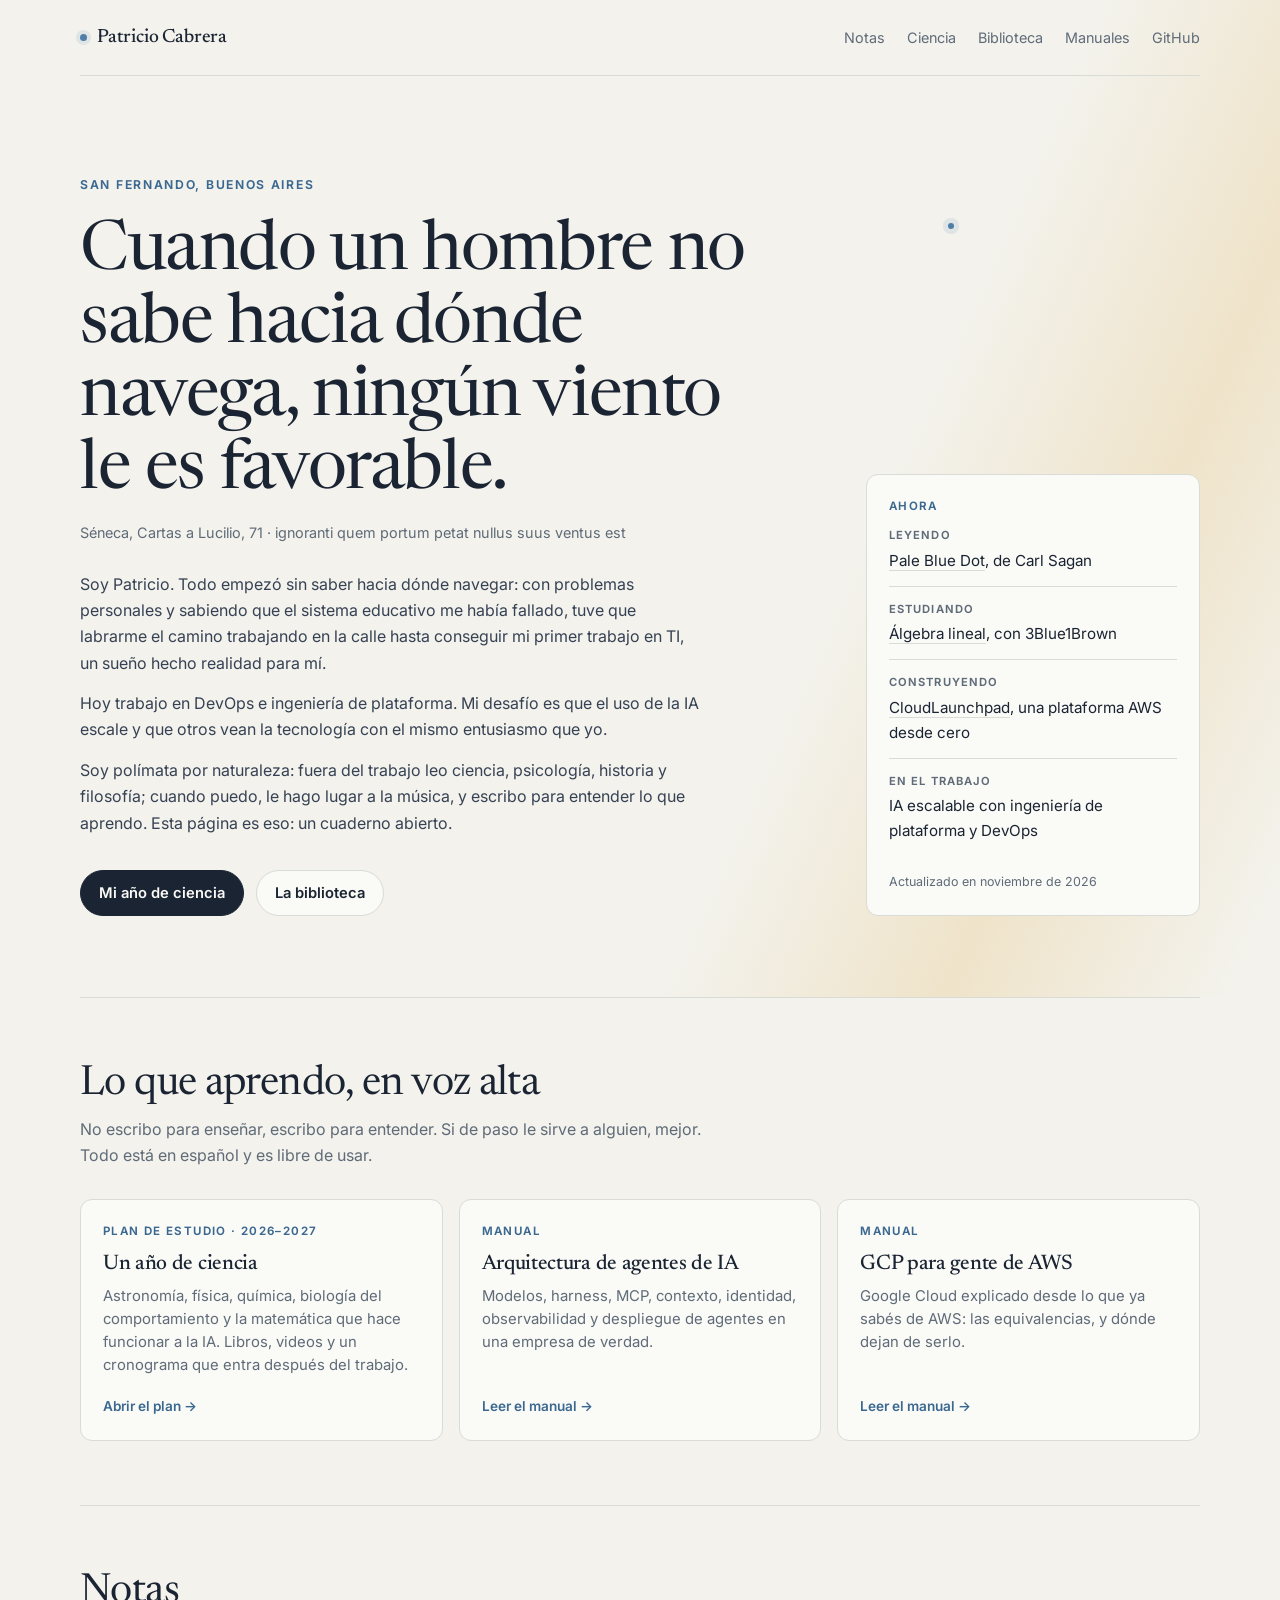
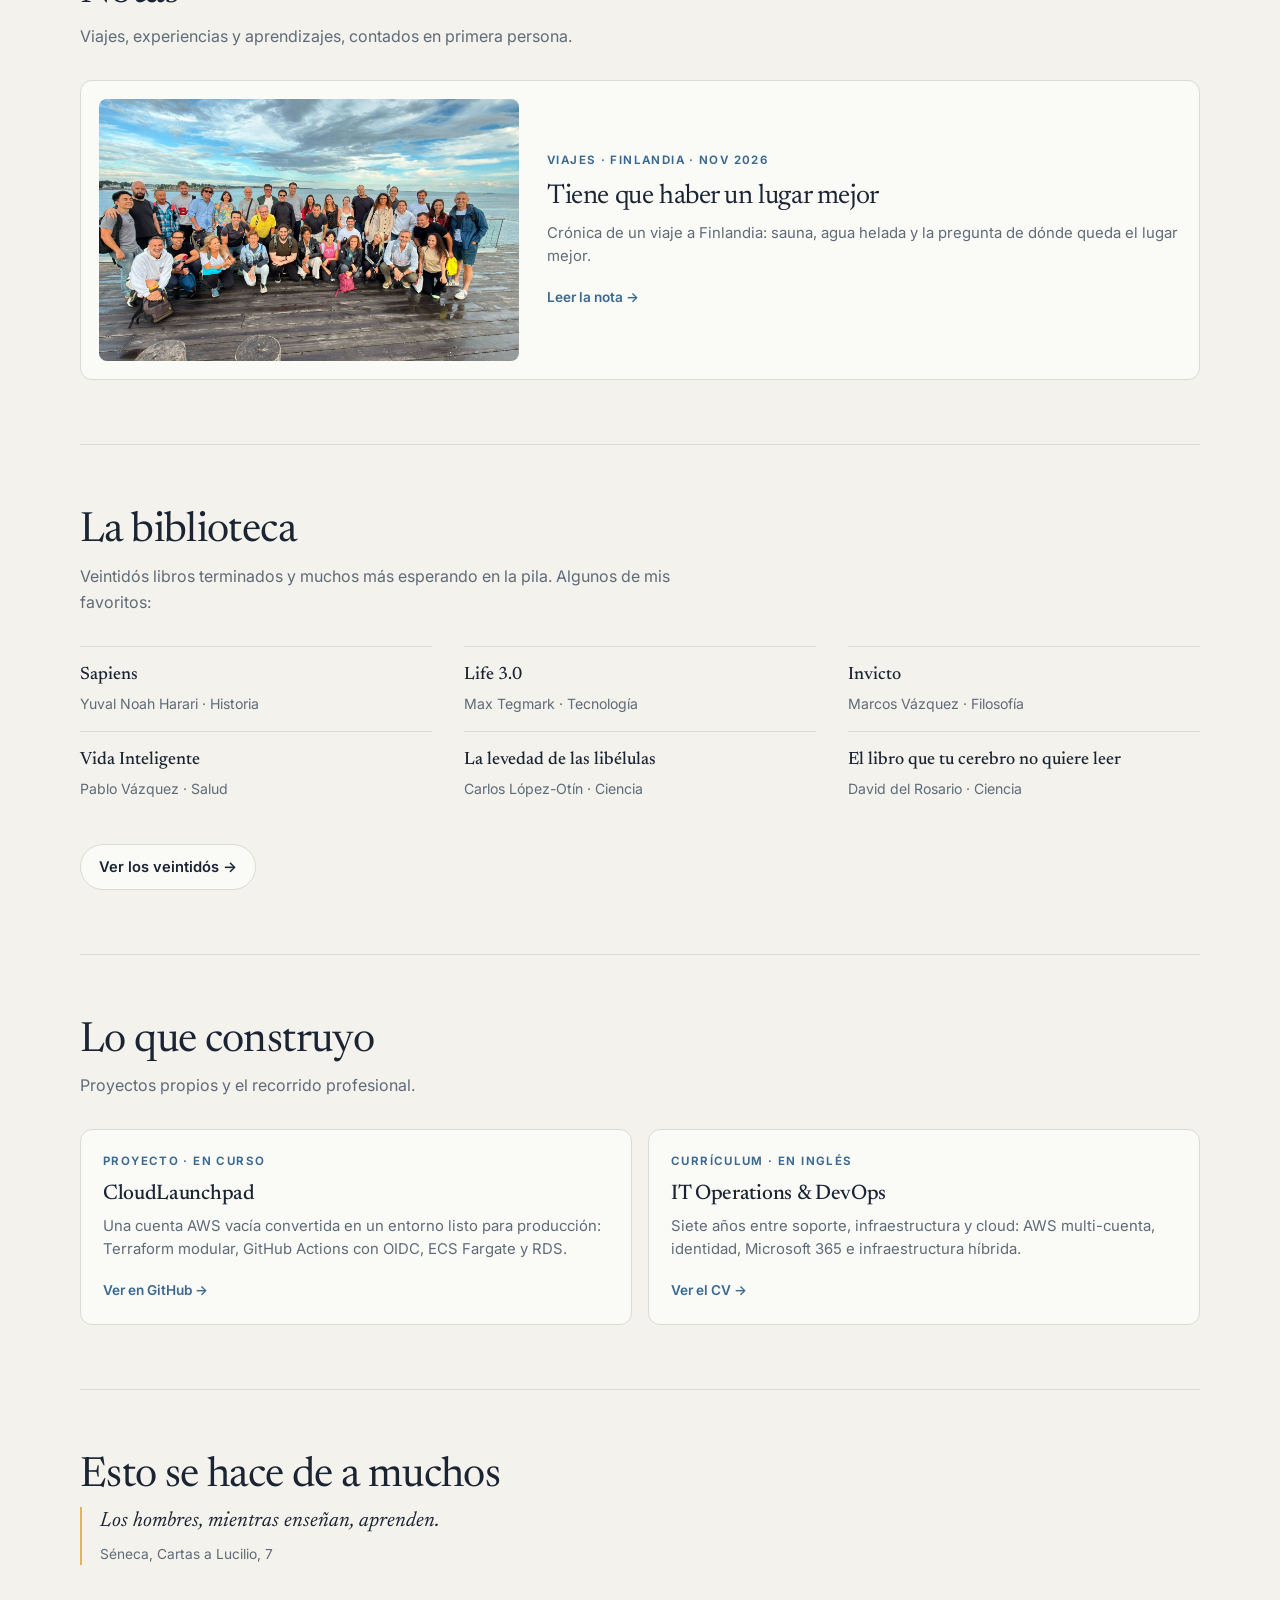
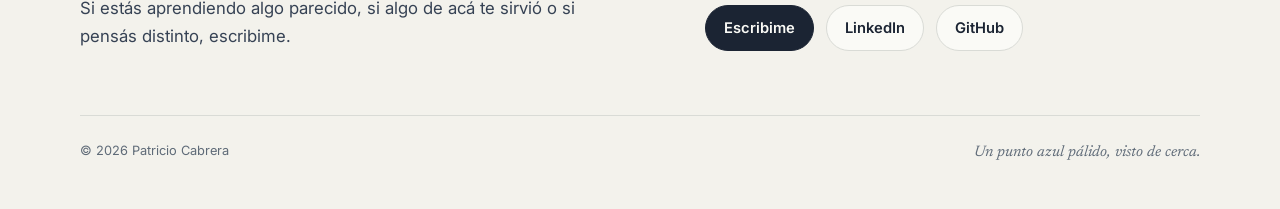
<file: index.html>
<!doctype html>
<html lang="es">
<head>
  <meta charset="utf-8">
  <meta name="viewport" content="width=device-width, initial-scale=1">
  <meta name="description" content="Patricio Cabrera. Infraestructura, cloud e IA de día; ciencia, historia, filosofía y música el resto del tiempo. Un cuaderno abierto.">
  <meta name="theme-color" content="#f3f2ec">
  <meta property="og:type" content="website">
  <meta property="og:locale" content="es_AR">
  <meta property="og:url" content="https://patriciocabrera.com/">
  <meta property="og:title" content="Patricio Cabrera — un cuaderno abierto">
  <meta property="og:description" content="Infraestructura, cloud e IA de día; ciencia, historia, filosofía y música el resto del tiempo.">
  <meta property="og:image" content="https://patriciocabrera.com/assets/og-card.jpg">
  <meta property="og:image:width" content="1200">
  <meta property="og:image:height" content="630">
  <meta property="og:image:alt" content="Patricio Cabrera">
  <meta name="twitter:card" content="summary_large_image">
  <meta name="twitter:title" content="Patricio Cabrera — un cuaderno abierto">
  <meta name="twitter:description" content="Infraestructura, cloud e IA de día; ciencia, historia, filosofía y música el resto del tiempo.">
  <meta name="twitter:image" content="https://patriciocabrera.com/assets/og-card.jpg">
  <link rel="canonical" href="https://patriciocabrera.com/">
  <link rel="icon" href="/favicon.svg" type="image/svg+xml">
  <link rel="preconnect" href="https://fonts.googleapis.com">
  <link rel="preconnect" href="https://fonts.gstatic.com" crossorigin>
  <link rel="stylesheet" href="https://fonts.googleapis.com/css2?family=Inter:wght@400;500;600;700&family=Newsreader:ital,opsz,wght@0,6..72,400;0,6..72,500;1,6..72,400&display=swap">
  <link rel="stylesheet" href="/assets/site.css">
  <title>Patricio Cabrera — un cuaderno abierto</title>
  <style>
    .hero {
      display: grid;
      grid-template-columns: minmax(0, 1.5fr) minmax(280px, 0.72fr);
      gap: clamp(40px, 7vw, 96px);
      align-items: end;
      padding: clamp(64px, 11vh, 124px) 0 clamp(56px, 9vh, 92px);
    }

    .hero .quote p { font-family: var(--serif); font-size: clamp(2.3rem, 5.4vw, 4.3rem); line-height: 1.06; letter-spacing: -0.02em; }


    .bio { max-width: 620px; margin: 26px 0 0; color: var(--ink-2); }

    .hero .pale-dot { top: 16%; right: 22%; }

    .now-list { margin: 0; padding: 0; list-style: none; }
    .now-list li { padding: 13px 0; border-top: 1px solid var(--line); }
    .now-list li:first-child { border-top: 0; padding-top: 0; }
    .now-list small { display: block; color: var(--muted); font-size: 0.7rem; font-weight: 650; letter-spacing: 0.1em; text-transform: uppercase; }
    .now-list span { display: block; margin-top: 3px; font-size: 0.95rem; }
    .now-list a { text-decoration: none; border-bottom: 1px solid var(--line); }
    .now-list a:hover, .now-list a:focus-visible { border-color: currentColor; }
    .updated { margin: 16px 0 0; color: var(--muted); font-size: 0.78rem; }

    .shelf { display: grid; grid-template-columns: repeat(3, minmax(0, 1fr)); gap: 0 32px; margin: 0 0 28px; padding: 0; list-style: none; }
    .shelf li { padding: 14px 0; border-top: 1px solid var(--line); }
    .shelf b { display: block; font-family: var(--serif); font-size: 1.12rem; font-weight: 500; }
    .shelf span { color: var(--muted); font-size: 0.88rem; }

    a.note-tile { display: grid; grid-template-columns: minmax(220px, 420px) minmax(0, 1fr); gap: 28px; align-items: center; padding: 18px; }
    a.note-tile img { display: block; width: 100%; height: auto; border-radius: 8px; aspect-ratio: 16 / 10; object-fit: cover; }
    a.note-tile h3 { font-size: 1.7rem; font-weight: 400; }
    a.note-tile > span { display: flex; flex-direction: column; }

    .contact { display: grid; grid-template-columns: minmax(0, 1.2fr) minmax(0, 1fr); gap: 32px; align-items: end; }
    .contact p.text { margin: 0; color: var(--ink-2); font-size: 1.05rem; max-width: 540px; }

    @media (max-width: 900px) {
      .shelf { grid-template-columns: 1fr; }
      a.note-tile { grid-template-columns: 1fr; }
      .contact { grid-template-columns: 1fr; }
    }

    @media (max-width: 760px) {
      .hero { grid-template-columns: 1fr; align-items: start; padding: 56px 0 52px; }
      .hero .pale-dot { top: 28px; right: 12%; }
    }
  </style>
</head>
<body>
  <div class="beam">
    <div class="shell">
      <header class="site-header">
        <a class="wordmark" href="/">Patricio Cabrera</a>
        <nav class="site-nav" aria-label="Navegación principal">
          <a href="/notas/">Notas</a>
          <a href="/ciencia/">Ciencia</a>
          <a href="/biblioteca/">Biblioteca</a>
          <a class="optional" href="#manuales">Manuales</a>
          <a class="optional" href="https://github.com/PatricioCabrera" target="_blank" rel="noreferrer">GitHub</a>
        </nav>
      </header>

      <div class="hero">
        <span class="pale-dot" aria-hidden="true"></span>
        <div>
          <p class="eyebrow">San Fernando, Buenos Aires</p>
          <blockquote class="quote">
            <p>Cuando un hombre no sabe hacia dónde navega, ningún viento le es favorable.</p>
            <cite>Séneca, Cartas a Lucilio, 71 · ignoranti quem portum petat nullus suus ventus est</cite>
          </blockquote>
          <p class="bio">
            Soy Patricio. Todo empezó sin saber hacia dónde navegar: con problemas personales y sabiendo que el sistema educativo me había fallado, tuve que labrarme el camino trabajando en la calle hasta conseguir mi primer trabajo en TI, un sueño hecho realidad para mí.
          </p>
          <p class="bio" style="margin-top: 14px;">
            Hoy trabajo en DevOps e ingeniería de plataforma. Mi desafío es que el uso de la IA escale y que otros vean la tecnología con el mismo entusiasmo que yo.
          </p>
          <p class="bio" style="margin-top: 14px;">
            Soy polímata por naturaleza: fuera del trabajo leo ciencia, psicología, historia y filosofía; cuando puedo, le hago lugar a la música, y escribo para entender lo que aprendo. Esta página es eso: un cuaderno abierto.
          </p>
          <div class="actions">
            <a class="button primary" href="/ciencia/">Mi año de ciencia</a>
            <a class="button" href="/biblioteca/">La biblioteca</a>
          </div>
        </div>

        <aside class="card" aria-label="Qué estoy haciendo ahora">
          <p class="label">Ahora</p>
          <ul class="now-list">
            <li><small>Leyendo</small><span><a href="/ciencia/#pale-blue-dot">Pale Blue Dot</a>, de Carl Sagan</span></li>
            <li><small>Estudiando</small><span><a href="/ciencia/#linear-algebra">Álgebra lineal</a>, con 3Blue1Brown</span></li>
            <li><small>Construyendo</small><span><a href="https://github.com/PatricioCabrera/CloudLaunchpad" target="_blank" rel="noreferrer">CloudLaunchpad</a>, una plataforma AWS desde cero</span></li>
            <li><small>En el trabajo</small><span>IA escalable con ingeniería de plataforma y DevOps</span></li>
          </ul>
          <p class="updated">Actualizado en noviembre de 2026</p>
        </aside>
      </div>
    </div>
  </div>

  <div class="shell">
    <section class="section" id="manuales" aria-labelledby="learn-title">
      <h2 id="learn-title">Lo que aprendo, en voz alta</h2>
      <p class="section-intro">No escribo para enseñar, escribo para entender. Si de paso le sirve a alguien, mejor. Todo está en español y es libre de usar.</p>
      <div class="grid">
        <a class="card tile" href="/ciencia/">
          <span class="label">Plan de estudio · 2026–2027</span>
          <h3>Un año de ciencia</h3>
          <span class="desc">Astronomía, física, química, biología del comportamiento y la matemática que hace funcionar a la IA. Libros, videos y un cronograma que entra después del trabajo.</span>
          <span class="go">Abrir el plan →</span>
        </a>
        <a class="card tile" href="/manual-ia/">
          <span class="label">Manual</span>
          <h3>Arquitectura de agentes de IA</h3>
          <span class="desc">Modelos, harness, MCP, contexto, identidad, observabilidad y despliegue de agentes en una empresa de verdad.</span>
          <span class="go">Leer el manual →</span>
        </a>
        <a class="card tile" href="/manual-gcp/">
          <span class="label">Manual</span>
          <h3>GCP para gente de AWS</h3>
          <span class="desc">Google Cloud explicado desde lo que ya sabés de AWS: las equivalencias, y dónde dejan de serlo.</span>
          <span class="go">Leer el manual →</span>
        </a>
      </div>
    </section>

    <section class="section" aria-labelledby="notes-title">
      <h2 id="notes-title">Notas</h2>
      <p class="section-intro">Viajes, experiencias y aprendizajes, contados en primera persona.</p>
      <a class="card tile note-tile" href="/notas/tiene-que-haber-un-lugar-mejor/">
        <img src="/notas/tiene-que-haber-un-lugar-mejor/grupo.jpg" width="1800" height="1013" alt="" loading="lazy">
        <span>
          <span class="label">Viajes · Finlandia · nov 2026</span>
          <h3>Tiene que haber un lugar mejor</h3>
          <span class="desc">Crónica de un viaje a Finlandia: sauna, agua helada y la pregunta de dónde queda el lugar mejor.</span>
          <span class="go">Leer la nota →</span>
        </span>
      </a>
    </section>

    <section class="section" aria-labelledby="library-title">
      <h2 id="library-title">La biblioteca</h2>
      <p class="section-intro">Veintidós libros terminados y muchos más esperando en la pila. Algunos de mis favoritos:</p>
      <ul class="shelf">
        <li><b>Sapiens</b><span>Yuval Noah Harari · Historia</span></li>
        <li><b>Life 3.0</b><span>Max Tegmark · Tecnología</span></li>
        <li><b>Invicto</b><span>Marcos Vázquez · Filosofía</span></li>
        <li><b>Vida Inteligente</b><span>Pablo Vázquez · Salud</span></li>
        <li><b>La levedad de las libélulas</b><span>Carlos López-Otín · Ciencia</span></li>
        <li><b>El libro que tu cerebro no quiere leer</b><span>David del Rosario · Ciencia</span></li>
      </ul>
      <a class="button" href="/biblioteca/">Ver los veintidós →</a>
    </section>

    <section class="section" aria-labelledby="build-title">
      <h2 id="build-title">Lo que construyo</h2>
      <p class="section-intro">Proyectos propios y el recorrido profesional.</p>
      <div class="grid two">
        <a class="card tile" href="https://github.com/PatricioCabrera/CloudLaunchpad" target="_blank" rel="noreferrer">
          <span class="label">Proyecto · en curso</span>
          <h3>CloudLaunchpad</h3>
          <span class="desc">Una cuenta AWS vacía convertida en un entorno listo para producción: Terraform modular, GitHub Actions con OIDC, ECS Fargate y RDS.</span>
          <span class="go">Ver en GitHub →</span>
        </a>
        <a class="card tile" href="/operations/">
          <span class="label">Currículum · en inglés</span>
          <h3>IT Operations &amp; DevOps</h3>
          <span class="desc">Siete años entre soporte, infraestructura y cloud: AWS multi-cuenta, identidad, Microsoft 365 e infraestructura híbrida.</span>
          <span class="go">Ver el CV →</span>
        </a>
      </div>
    </section>

    <section class="section" aria-labelledby="contact-title">
      <div class="contact">
        <div>
          <h2 id="contact-title">Esto se hace de a muchos</h2>
          <blockquote class="epigraph">
            <p>Los hombres, mientras enseñan, aprenden.</p>
            <cite>Séneca, Cartas a Lucilio, 7</cite>
          </blockquote>
          <p class="text">Si estás aprendiendo algo parecido, si algo de acá te sirvió o si pensás distinto, escribime.</p>
        </div>
        <div class="actions">
          <a class="button primary" href="mailto:patricio@patriciocabrera.com">Escribime</a>
          <a class="button" href="https://www.linkedin.com/in/patncab" target="_blank" rel="noreferrer">LinkedIn</a>
          <a class="button" href="https://github.com/PatricioCabrera" target="_blank" rel="noreferrer">GitHub</a>
        </div>
      </div>
    </section>

    <footer class="site-footer">
      <span>&copy; 2026 Patricio Cabrera</span>
      <span><em>Un punto azul pálido, visto de cerca.</em></span>
    </footer>
  </div>
</body>
</html>
</file>
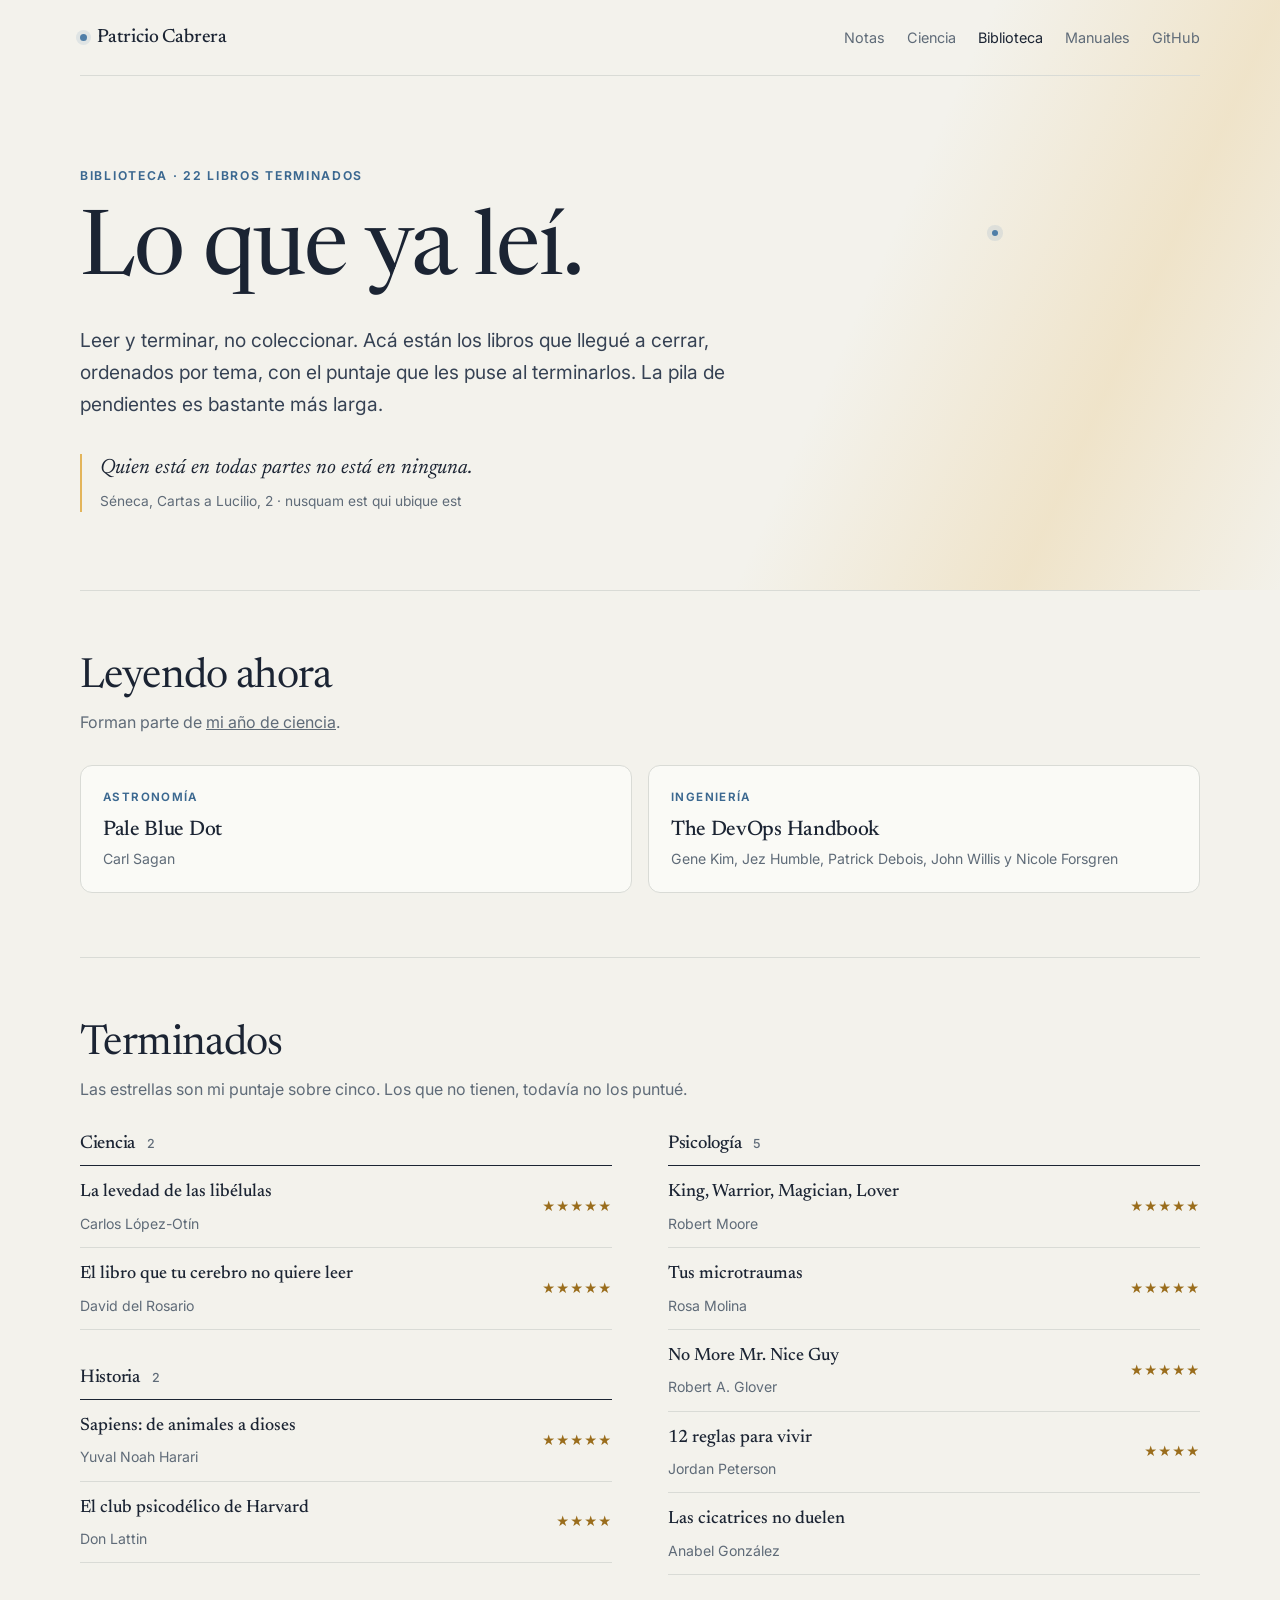
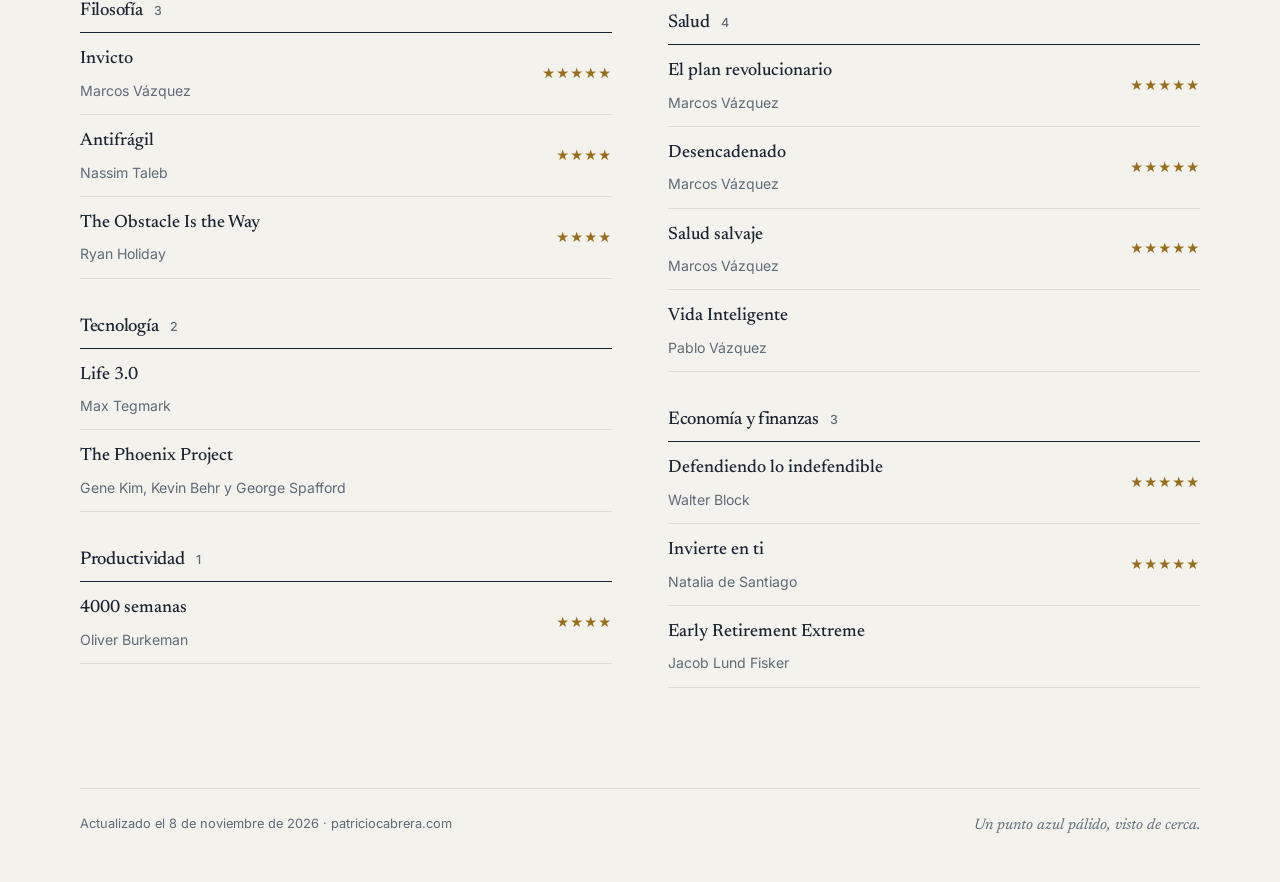
<file: biblioteca/index.html>
<!doctype html>
<html lang="es">
<head>
  <meta charset="utf-8">
  <meta name="viewport" content="width=device-width, initial-scale=1">
  <meta name="description" content="Los libros que leyó Patricio Cabrera: ciencia, historia, filosofía, psicología, salud, tecnología y finanzas.">
  <meta name="theme-color" content="#f3f2ec">
  <meta property="og:type" content="website">
  <meta property="og:locale" content="es_AR">
  <meta property="og:url" content="https://patriciocabrera.com/biblioteca/">
  <meta property="og:title" content="Biblioteca — Patricio Cabrera">
  <meta property="og:description" content="Veintidós libros terminados, por tema y con puntaje.">
  <meta property="og:image" content="https://patriciocabrera.com/assets/og-card.jpg">
  <meta name="twitter:card" content="summary_large_image">
  <meta name="twitter:title" content="Biblioteca — Patricio Cabrera">
  <meta name="twitter:description" content="Veintidós libros terminados, por tema y con puntaje.">
  <meta name="twitter:image" content="https://patriciocabrera.com/assets/og-card.jpg">
  <link rel="canonical" href="https://patriciocabrera.com/biblioteca/">
  <link rel="icon" href="/favicon.svg" type="image/svg+xml">
  <link rel="preconnect" href="https://fonts.googleapis.com">
  <link rel="preconnect" href="https://fonts.gstatic.com" crossorigin>
  <link rel="stylesheet" href="https://fonts.googleapis.com/css2?family=Inter:wght@400;500;600;700&family=Newsreader:ital,opsz,wght@0,6..72,400;0,6..72,500;1,6..72,400&display=swap">
  <link rel="stylesheet" href="/assets/site.css">
  <title>Biblioteca — Patricio Cabrera</title>
  <style>
    .hero { padding: clamp(60px, 10vh, 112px) 0 48px; }
    .hero .pale-dot { top: 30%; right: 18%; }

    .reading { display: grid; grid-template-columns: repeat(2, minmax(0, 1fr)); gap: 16px; }

    .shelves { display: grid; grid-template-columns: repeat(2, minmax(0, 1fr)); gap: 8px 56px; }

    .shelf h3 { padding-bottom: 10px; border-bottom: 1px solid var(--ink); font-size: 1.15rem; }
    .shelf h3 small { margin-left: 8px; color: var(--muted); font-family: var(--sans); font-size: 0.78rem; font-weight: 500; }
    .shelf ul { margin: 0 0 36px; padding: 0; list-style: none; }
    .shelf li { display: grid; grid-template-columns: minmax(0, 1fr) auto; gap: 4px 16px; align-items: baseline; padding: 12px 0; border-bottom: 1px solid var(--line); }
    .shelf b { font-family: var(--serif); font-size: 1.12rem; font-weight: 500; }
    .shelf .author { grid-column: 1; color: var(--muted); font-size: 0.88rem; }
    .shelf .stars { grid-column: 2; grid-row: 1 / span 2; align-self: center; }

    @media (max-width: 860px) {
      .shelves, .reading { grid-template-columns: 1fr; }
    }
  </style>
</head>
<body>
  <div class="beam">
    <div class="shell">
      <header class="site-header">
        <a class="wordmark" href="/">Patricio Cabrera</a>
        <nav class="site-nav" aria-label="Navegación principal">
          <a href="/notas/">Notas</a>
          <a href="/ciencia/">Ciencia</a>
          <a href="/biblioteca/" aria-current="page">Biblioteca</a>
          <a class="optional" href="/#manuales">Manuales</a>
          <a class="optional" href="https://github.com/PatricioCabrera" target="_blank" rel="noreferrer">GitHub</a>
        </nav>
      </header>

      <div class="hero">
        <span class="pale-dot" aria-hidden="true"></span>
        <p class="eyebrow">Biblioteca · 22 libros terminados</p>
        <h1>Lo que ya leí.</h1>
        <p class="lead">Leer y terminar, no coleccionar. Acá están los libros que llegué a cerrar, ordenados por tema, con el puntaje que les puse al terminarlos. La pila de pendientes es bastante más larga.</p>
        <blockquote class="epigraph" style="margin-top: 34px;">
          <p>Quien está en todas partes no está en ninguna.</p>
          <cite>Séneca, Cartas a Lucilio, 2 · nusquam est qui ubique est</cite>
        </blockquote>
      </div>
    </div>
  </div>

  <div class="shell">
    <section class="section" aria-labelledby="now-title">
      <h2 id="now-title">Leyendo ahora</h2>
      <p class="section-intro">Forman parte de <a href="/ciencia/">mi año de ciencia</a>.</p>
      <div class="reading">
        <div class="card">
          <p class="label">Astronomía</p>
          <h3>Pale Blue Dot</h3>
          <p class="by">Carl Sagan</p>
        </div>
        <div class="card">
          <p class="label">Ingeniería</p>
          <h3>The DevOps Handbook</h3>
          <p class="by">Gene Kim, Jez Humble, Patrick Debois, John Willis y Nicole Forsgren</p>
        </div>
      </div>
    </section>

    <section class="section" aria-labelledby="read-title">
      <h2 id="read-title">Terminados</h2>
      <p class="section-intro">Las estrellas son mi puntaje sobre cinco. Los que no tienen, todavía no los puntué.</p>

      <div class="shelves">
        <div>
          <div class="shelf">
            <h3>Ciencia <small>2</small></h3>
            <ul>
              <li><b>La levedad de las libélulas</b><span class="author">Carlos López-Otín</span><span class="stars" aria-label="5 de 5">★★★★★</span></li>
              <li><b>El libro que tu cerebro no quiere leer</b><span class="author">David del Rosario</span><span class="stars" aria-label="5 de 5">★★★★★</span></li>
            </ul>
          </div>

          <div class="shelf">
            <h3>Historia <small>2</small></h3>
            <ul>
              <li><b>Sapiens: de animales a dioses</b><span class="author">Yuval Noah Harari</span><span class="stars" aria-label="5 de 5">★★★★★</span></li>
              <li><b>El club psicodélico de Harvard</b><span class="author">Don Lattin</span><span class="stars" aria-label="4 de 5">★★★★</span></li>
            </ul>
          </div>

          <div class="shelf">
            <h3>Filosofía <small>3</small></h3>
            <ul>
              <li><b>Invicto</b><span class="author">Marcos Vázquez</span><span class="stars" aria-label="5 de 5">★★★★★</span></li>
              <li><b>Antifrágil</b><span class="author">Nassim Taleb</span><span class="stars" aria-label="4 de 5">★★★★</span></li>
              <li><b>The Obstacle Is the Way</b><span class="author">Ryan Holiday</span><span class="stars" aria-label="4 de 5">★★★★</span></li>
            </ul>
          </div>

          <div class="shelf">
            <h3>Tecnología <small>2</small></h3>
            <ul>
              <li><b>Life 3.0</b><span class="author">Max Tegmark</span></li>
              <li><b>The Phoenix Project</b><span class="author">Gene Kim, Kevin Behr y George Spafford</span></li>
            </ul>
          </div>

          <div class="shelf">
            <h3>Productividad <small>1</small></h3>
            <ul>
              <li><b>4000 semanas</b><span class="author">Oliver Burkeman</span><span class="stars" aria-label="4 de 5">★★★★</span></li>
            </ul>
          </div>
        </div>

        <div>
          <div class="shelf">
            <h3>Psicología <small>5</small></h3>
            <ul>
              <li><b>King, Warrior, Magician, Lover</b><span class="author">Robert Moore</span><span class="stars" aria-label="5 de 5">★★★★★</span></li>
              <li><b>Tus microtraumas</b><span class="author">Rosa Molina</span><span class="stars" aria-label="5 de 5">★★★★★</span></li>
              <li><b>No More Mr. Nice Guy</b><span class="author">Robert A. Glover</span><span class="stars" aria-label="5 de 5">★★★★★</span></li>
              <li><b>12 reglas para vivir</b><span class="author">Jordan Peterson</span><span class="stars" aria-label="4 de 5">★★★★</span></li>
              <li><b>Las cicatrices no duelen</b><span class="author">Anabel González</span></li>
            </ul>
          </div>

          <div class="shelf">
            <h3>Salud <small>4</small></h3>
            <ul>
              <li><b>El plan revolucionario</b><span class="author">Marcos Vázquez</span><span class="stars" aria-label="5 de 5">★★★★★</span></li>
              <li><b>Desencadenado</b><span class="author">Marcos Vázquez</span><span class="stars" aria-label="5 de 5">★★★★★</span></li>
              <li><b>Salud salvaje</b><span class="author">Marcos Vázquez</span><span class="stars" aria-label="5 de 5">★★★★★</span></li>
              <li><b>Vida Inteligente</b><span class="author">Pablo Vázquez</span></li>
            </ul>
          </div>

          <div class="shelf">
            <h3>Economía y finanzas <small>3</small></h3>
            <ul>
              <li><b>Defendiendo lo indefendible</b><span class="author">Walter Block</span><span class="stars" aria-label="5 de 5">★★★★★</span></li>
              <li><b>Invierte en ti</b><span class="author">Natalia de Santiago</span><span class="stars" aria-label="5 de 5">★★★★★</span></li>
              <li><b>Early Retirement Extreme</b><span class="author">Jacob Lund Fisker</span></li>
            </ul>
          </div>
        </div>
      </div>
    </section>

    <footer class="site-footer">
      <span>Actualizado el 8 de noviembre de 2026 · <a href="/">patriciocabrera.com</a></span>
      <span><em>Un punto azul pálido, visto de cerca.</em></span>
    </footer>
  </div>
</body>
</html>
</file>
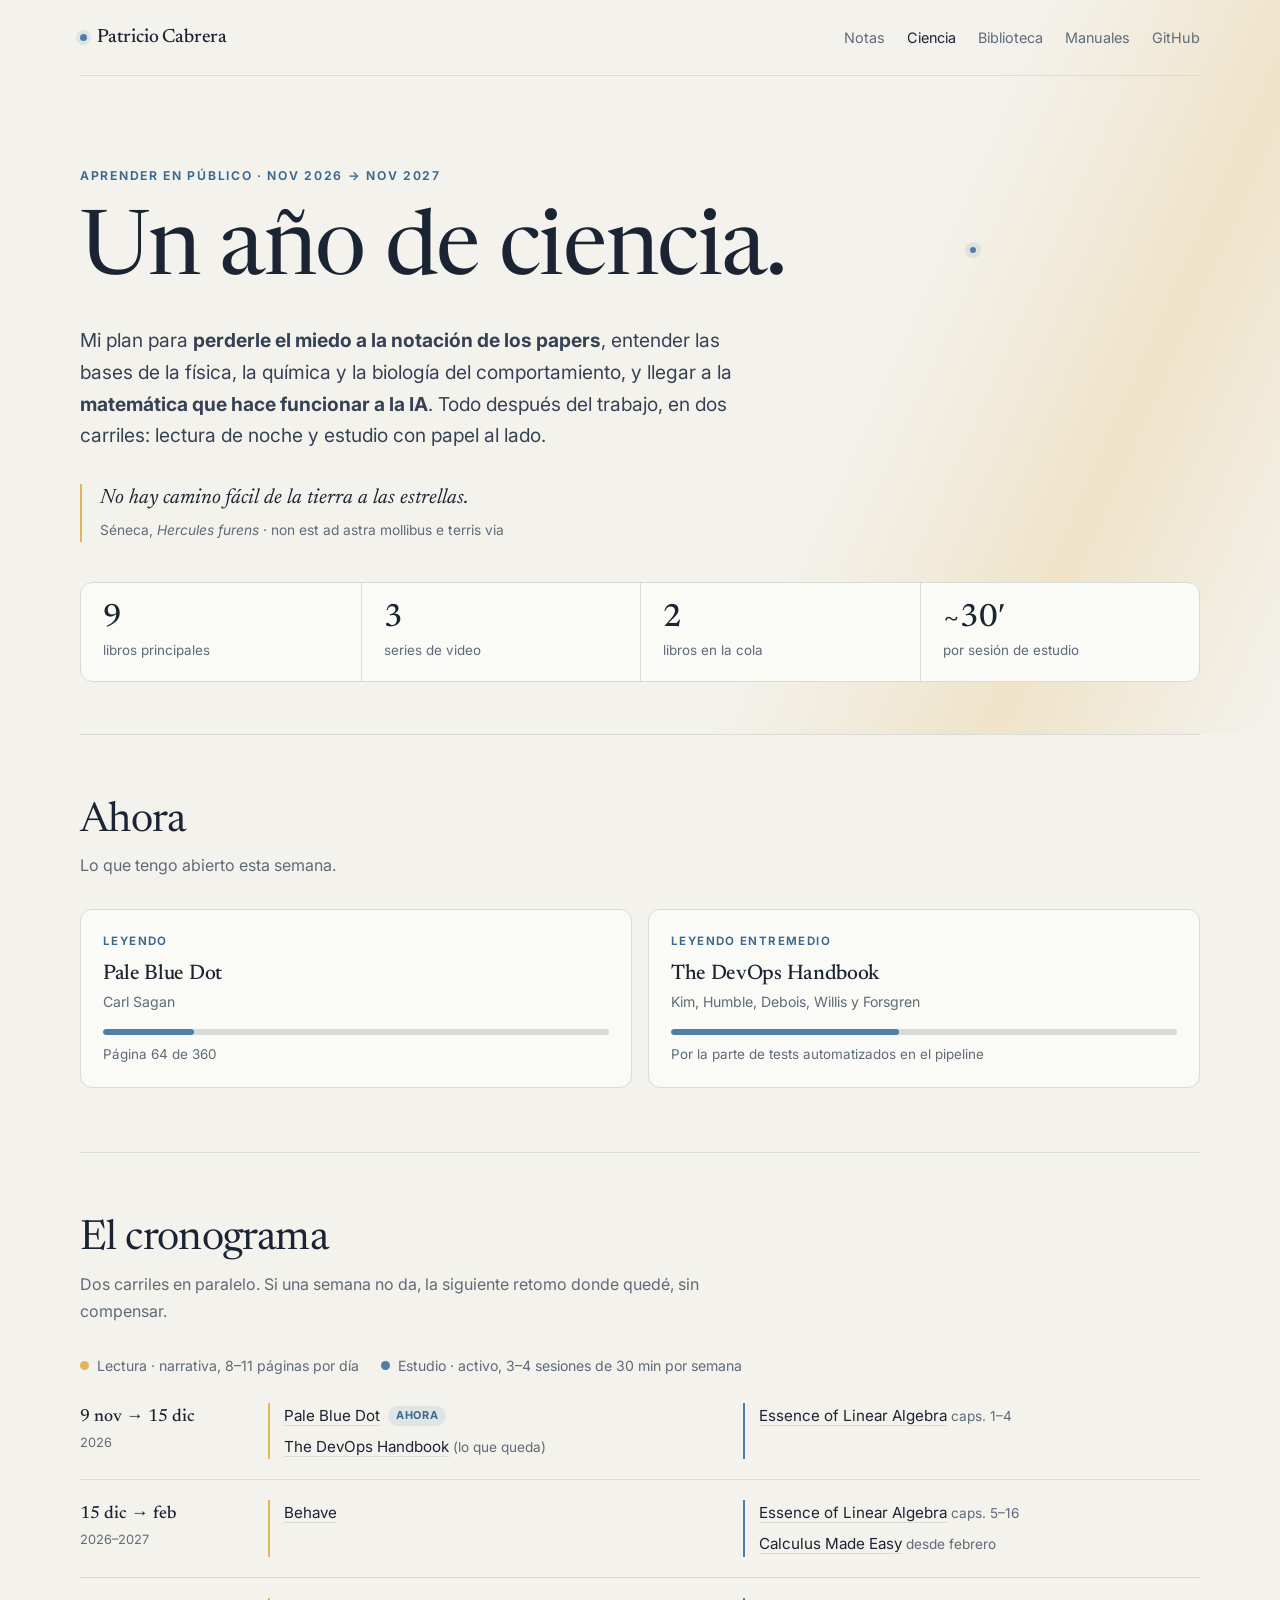
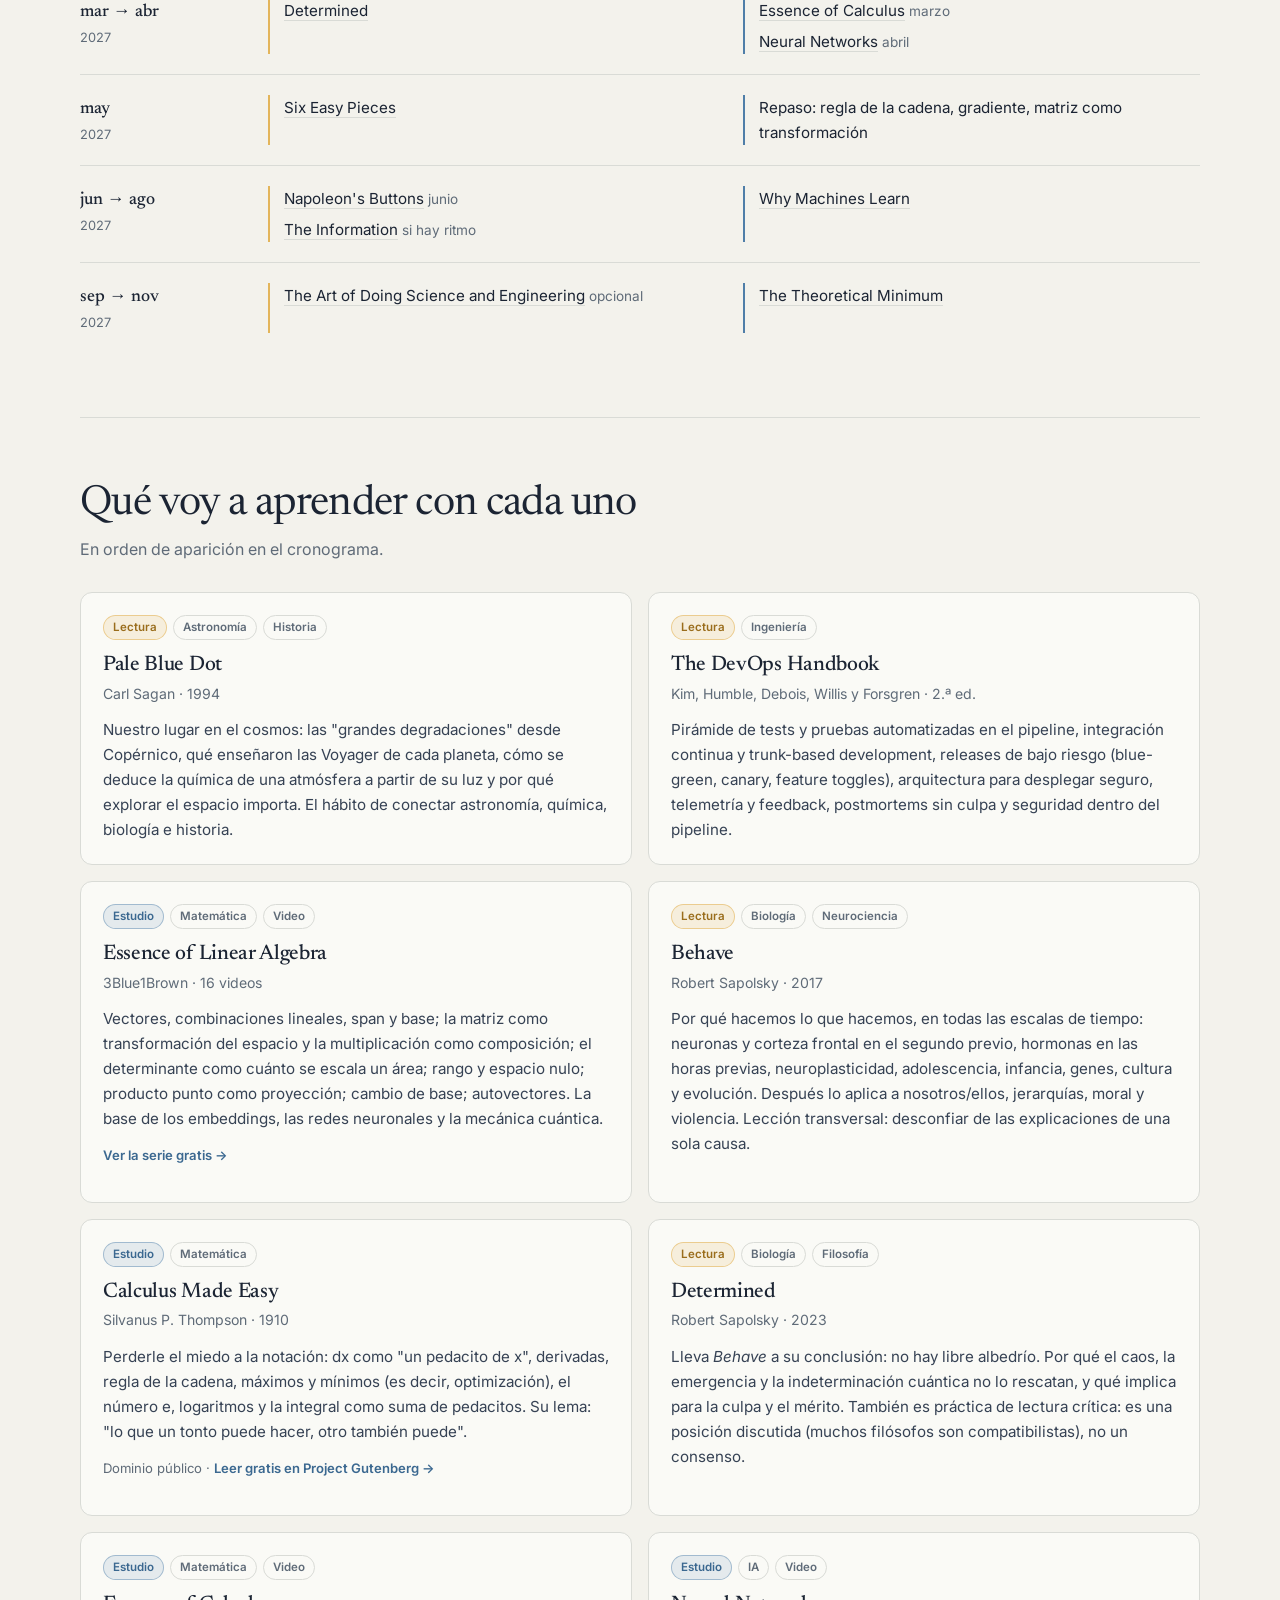
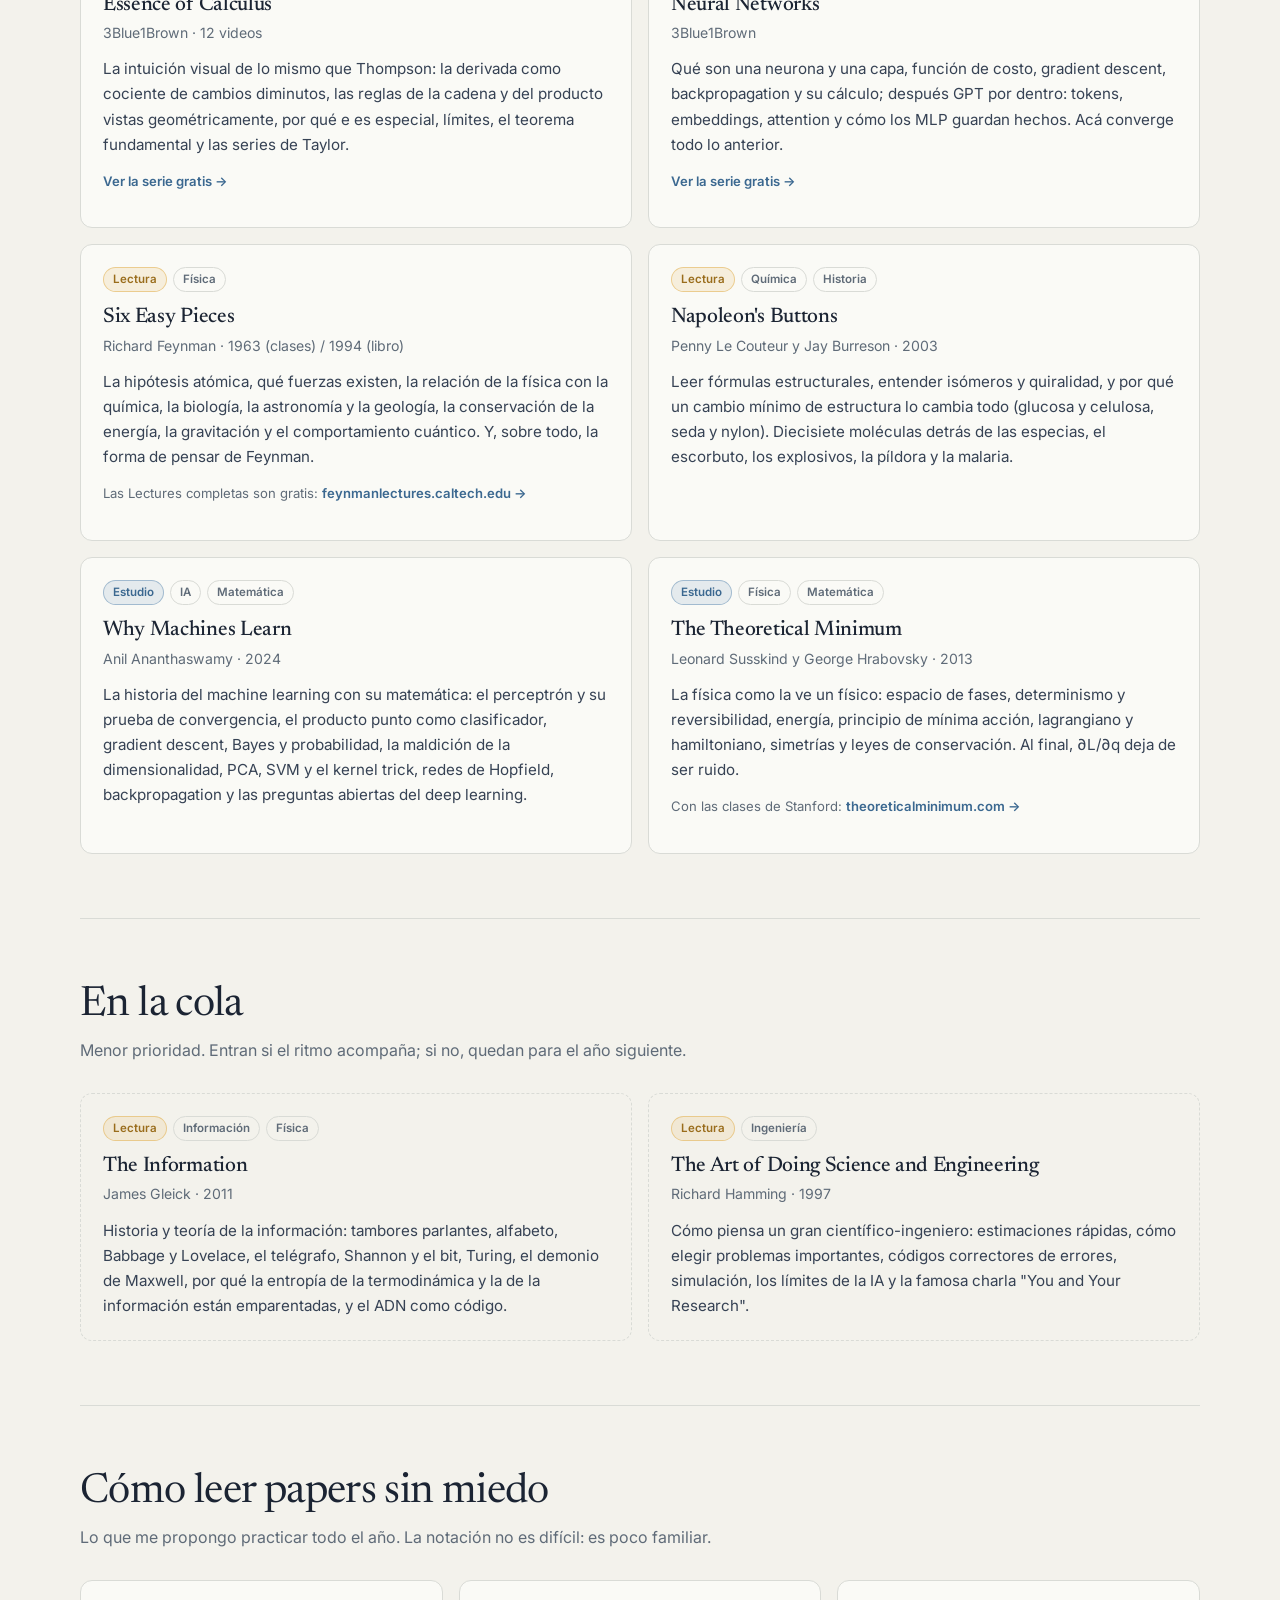
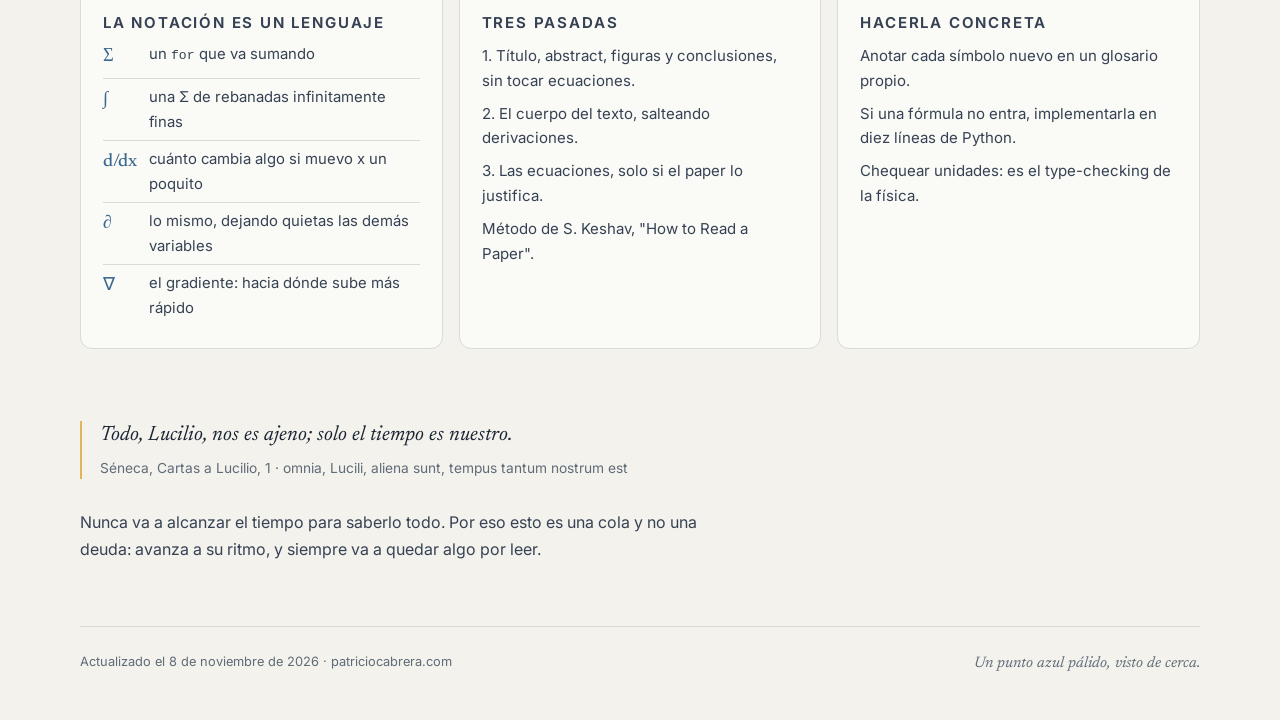
<file: ciencia/index.html>
<!doctype html>
<html lang="es">
<head>
  <meta charset="utf-8">
  <meta name="viewport" content="width=device-width, initial-scale=1">
  <meta name="description" content="Plan de aprendizaje de ciencia 2026–2027 de Patricio Cabrera: astronomía, física, química, biología del comportamiento y la matemática detrás de la IA.">
  <meta name="theme-color" content="#f3f2ec">
  <meta property="og:type" content="article">
  <meta property="og:locale" content="es_AR">
  <meta property="og:url" content="https://patriciocabrera.com/ciencia/">
  <meta property="og:title" content="Un año de ciencia — Patricio Cabrera">
  <meta property="og:description" content="Libros, videos y cronograma para perderle el miedo a la notación científica y entender la matemática de la IA.">
  <meta property="og:image" content="https://patriciocabrera.com/assets/og-card.jpg">
  <meta property="og:image:width" content="1200">
  <meta property="og:image:height" content="630">
  <meta name="twitter:card" content="summary_large_image">
  <meta name="twitter:title" content="Un año de ciencia — Patricio Cabrera">
  <meta name="twitter:description" content="Libros, videos y cronograma para perderle el miedo a la notación científica y entender la matemática de la IA.">
  <meta name="twitter:image" content="https://patriciocabrera.com/assets/og-card.jpg">
  <link rel="canonical" href="https://patriciocabrera.com/ciencia/">
  <link rel="icon" href="/favicon.svg" type="image/svg+xml">
  <title>Un año de ciencia — Patricio Cabrera</title>
  <link rel="preconnect" href="https://fonts.googleapis.com">
  <link rel="preconnect" href="https://fonts.gstatic.com" crossorigin>
  <link rel="stylesheet" href="https://fonts.googleapis.com/css2?family=Inter:wght@400;500;600;700&family=Newsreader:ital,opsz,wght@0,6..72,400;0,6..72,500;1,6..72,400&display=swap">
  <link rel="stylesheet" href="/assets/site.css">
  <style>
    .hero { padding: clamp(60px, 10vh, 112px) 0 52px; }
    .hero .pale-dot { top: 26%; right: 20%; }

    .stats {
      display: grid;
      grid-template-columns: repeat(4, minmax(0, 1fr));
      margin-top: 40px;
      border: 1px solid var(--line);
      border-radius: 12px;
      background: var(--paper-2);
      overflow: hidden;
    }

    .stat { padding: 18px 22px; border-left: 1px solid var(--line); }
    .stat:first-child { border-left: 0; }
    .stat b { display: block; font-family: var(--serif); font-size: 2rem; font-weight: 500; line-height: 1.1; }
    .stat span { color: var(--muted); font-size: 0.84rem; }

    .now { display: grid; grid-template-columns: repeat(2, minmax(0, 1fr)); gap: 16px; }

    .bar { height: 6px; margin-top: 16px; border-radius: 999px; background: var(--line); overflow: hidden; }
    .bar i { display: block; height: 100%; border-radius: inherit; background: var(--blue); }
    .bar-note { margin: 8px 0 0; color: var(--muted); font-size: 0.84rem; }

    .legend { display: flex; flex-wrap: wrap; gap: 10px 22px; margin: 0 0 26px; color: var(--muted); font-size: 0.88rem; }
    .legend span { display: inline-flex; align-items: center; gap: 8px; }
    .dot { width: 9px; height: 9px; border-radius: 50%; }
    .dot.read { background: var(--sun); }
    .dot.study { background: var(--blue); }

    .timeline { margin: 0; padding: 0; list-style: none; }

    .phase {
      display: grid;
      grid-template-columns: 170px minmax(0, 1fr) minmax(0, 1fr);
      gap: 18px;
      padding: 20px 0;
      border-top: 1px solid var(--line);
    }

    .phase:first-child { border-top: 0; padding-top: 0; }
    .when { font-family: var(--serif); font-size: 1.1rem; font-weight: 500; }
    .when small { display: block; color: var(--muted); font-family: var(--sans); font-size: 0.8rem; font-weight: 400; }

    .lane { padding-left: 14px; border-left: 2px solid var(--line); }
    .lane.read { border-color: var(--sun); }
    .lane.study { border-color: var(--blue); }
    .lane p { margin: 0; font-size: 0.95rem; }
    .lane p + p { margin-top: 6px; }
    .lane a { text-decoration: none; border-bottom: 1px solid var(--line); }
    .lane a:hover, .lane a:focus-visible { border-color: currentColor; }
    .lane .note { color: var(--muted); font-size: 0.85rem; }

    .tag-now {
      display: inline-block;
      margin-left: 8px;
      padding: 1px 8px;
      border-radius: 999px;
      background: var(--blue-soft);
      color: var(--blue-ink);
      font-size: 0.68rem;
      font-weight: 700;
      letter-spacing: 0.06em;
      text-transform: uppercase;
      vertical-align: 2px;
    }

    .items { display: grid; grid-template-columns: repeat(2, minmax(0, 1fr)); gap: 16px; }
    .item { display: flex; flex-direction: column; scroll-margin-top: 24px; }
    .item:target { border-color: var(--blue); box-shadow: 0 0 0 4px var(--blue-soft); }

    .chips { display: flex; flex-wrap: wrap; gap: 6px; margin: 0 0 12px; }
    .chip { padding: 2px 9px; border: 1px solid var(--line); border-radius: 999px; color: var(--muted); font-size: 0.72rem; font-weight: 600; }
    .chip.read { border-color: rgb(227 181 91 / 60%); background: var(--sun-soft); color: var(--sun-ink); }
    .chip.study { border-color: rgb(79 126 168 / 45%); background: var(--blue-soft); color: var(--blue-ink); }

    .item p.learn { margin: 12px 0 0; color: var(--ink-2); font-size: 0.95rem; }
    .item .foot { margin-top: auto; padding-top: 14px; color: var(--muted); font-size: 0.82rem; }
    .item .foot a { color: var(--blue-ink); font-weight: 600; text-decoration: none; }
    .item .foot a:hover, .item .foot a:focus-visible { text-decoration: underline; }

    .backlog .card { border-style: dashed; background: transparent; }

    .tips { display: grid; grid-template-columns: repeat(3, minmax(0, 1fr)); gap: 16px; }
    .tips .card p { margin: 8px 0 0; color: var(--ink-2); font-size: 0.94rem; }
    .tips code { font-size: 0.88em; }

    .glyphs { margin: 0; padding: 0; list-style: none; }
    .glyphs li { display: grid; grid-template-columns: 40px 1fr; gap: 6px; padding: 6px 0; border-top: 1px solid var(--line); color: var(--ink-2); font-size: 0.93rem; }
    .glyphs li:first-child { border-top: 0; }
    .glyphs b { color: var(--blue-ink); font-family: "Cambria Math", "STIX Two Math", var(--serif); font-size: 1.15rem; font-weight: 500; }

    .closing { padding: 8px 0 64px; }
    .closing .line { max-width: 640px; margin: 0; color: var(--ink-2); }

    @media (max-width: 860px) {
      .phase { grid-template-columns: 1fr; gap: 10px; }
      .items, .now, .tips { grid-template-columns: 1fr; }
      .stats { grid-template-columns: repeat(2, minmax(0, 1fr)); }
      .stat:nth-child(3) { border-left: 0; }
      .stat:nth-child(n+3) { border-top: 1px solid var(--line); }
    }
  </style>
</head>
<body>
  <div class="beam">
  <div class="shell">
    <header class="site-header">
      <a class="wordmark" href="/">Patricio Cabrera</a>
      <nav class="site-nav" aria-label="Navegación principal">
        <a href="/notas/">Notas</a>
        <a href="/ciencia/" aria-current="page">Ciencia</a>
        <a href="/biblioteca/">Biblioteca</a>
        <a class="optional" href="/#manuales">Manuales</a>
        <a class="optional" href="https://github.com/PatricioCabrera" target="_blank" rel="noreferrer">GitHub</a>
      </nav>
    </header>

    <div class="hero">
      <span class="pale-dot" aria-hidden="true"></span>
      <p class="eyebrow">Aprender en público · nov 2026 → nov 2027</p>
      <h1>Un año de ciencia.</h1>
      <p class="lead">
        Mi plan para <strong>perderle el miedo a la notación de los papers</strong>, entender las bases de la física, la química y la biología del comportamiento, y llegar a la <strong>matemática que hace funcionar a la IA</strong>. Todo después del trabajo, en dos carriles: lectura de noche y estudio con papel al lado.
      </p>
      <blockquote class="epigraph" style="margin-top: 32px;">
        <p>No hay camino fácil de la tierra a las estrellas.</p>
        <cite>Séneca, <em>Hercules furens</em> · non est ad astra mollibus e terris via</cite>
      </blockquote>
      <div class="stats" role="list">
        <div class="stat" role="listitem"><b>9</b><span>libros principales</span></div>
        <div class="stat" role="listitem"><b>3</b><span>series de video</span></div>
        <div class="stat" role="listitem"><b>2</b><span>libros en la cola</span></div>
        <div class="stat" role="listitem"><b>~30′</b><span>por sesión de estudio</span></div>
      </div>
    </div>
  </div>
  </div>

  <div class="shell">
    <section class="section" aria-labelledby="now-title">
      <h2 id="now-title">Ahora</h2>
      <p class="section-intro">Lo que tengo abierto esta semana.</p>
      <div class="now">
        <div class="card">
          <p class="label">Leyendo</p>
          <h3>Pale Blue Dot</h3>
          <p class="by">Carl Sagan</p>
          <div class="bar" role="progressbar" aria-valuemin="0" aria-valuemax="360" aria-valuenow="64" aria-label="Progreso de lectura"><i style="width: 18%"></i></div>
          <p class="bar-note">Página 64 de 360</p>
        </div>
        <div class="card">
          <p class="label">Leyendo entremedio</p>
          <h3>The DevOps Handbook</h3>
          <p class="by">Kim, Humble, Debois, Willis y Forsgren</p>
          <div class="bar" role="progressbar" aria-valuemin="0" aria-valuemax="100" aria-valuenow="45" aria-label="Progreso de lectura"><i style="width: 45%"></i></div>
          <p class="bar-note">Por la parte de tests automatizados en el pipeline</p>
        </div>
      </div>
    </section>

    <section class="section" aria-labelledby="plan-title">
      <h2 id="plan-title">El cronograma</h2>
      <p class="section-intro">Dos carriles en paralelo. Si una semana no da, la siguiente retomo donde quedé, sin compensar.</p>
      <div class="legend">
        <span><i class="dot read"></i>Lectura · narrativa, 8–11 páginas por día</span>
        <span><i class="dot study"></i>Estudio · activo, 3–4 sesiones de 30 min por semana</span>
      </div>
      <ol class="timeline">
        <li class="phase">
          <div class="when">9 nov → 15 dic<small>2026</small></div>
          <div class="lane read">
            <p><a href="#pale-blue-dot">Pale Blue Dot</a><span class="tag-now">ahora</span></p>
            <p><a href="#devops-handbook">The DevOps Handbook</a> <span class="note">(lo que queda)</span></p>
          </div>
          <div class="lane study">
            <p><a href="#linear-algebra">Essence of Linear Algebra</a> <span class="note">caps. 1–4</span></p>
          </div>
        </li>
        <li class="phase">
          <div class="when">15 dic → feb<small>2026–2027</small></div>
          <div class="lane read">
            <p><a href="#behave">Behave</a></p>
          </div>
          <div class="lane study">
            <p><a href="#linear-algebra">Essence of Linear Algebra</a> <span class="note">caps. 5–16</span></p>
            <p><a href="#calculus-made-easy">Calculus Made Easy</a> <span class="note">desde febrero</span></p>
          </div>
        </li>
        <li class="phase">
          <div class="when">mar → abr<small>2027</small></div>
          <div class="lane read">
            <p><a href="#determined">Determined</a></p>
          </div>
          <div class="lane study">
            <p><a href="#calculus">Essence of Calculus</a> <span class="note">marzo</span></p>
            <p><a href="#neural-networks">Neural Networks</a> <span class="note">abril</span></p>
          </div>
        </li>
        <li class="phase">
          <div class="when">may<small>2027</small></div>
          <div class="lane read">
            <p><a href="#six-easy-pieces">Six Easy Pieces</a></p>
          </div>
          <div class="lane study">
            <p>Repaso: regla de la cadena, gradiente, matriz como transformación</p>
          </div>
        </li>
        <li class="phase">
          <div class="when">jun → ago<small>2027</small></div>
          <div class="lane read">
            <p><a href="#napoleons-buttons">Napoleon's Buttons</a> <span class="note">junio</span></p>
            <p><a href="#the-information">The Information</a> <span class="note">si hay ritmo</span></p>
          </div>
          <div class="lane study">
            <p><a href="#why-machines-learn">Why Machines Learn</a></p>
          </div>
        </li>
        <li class="phase">
          <div class="when">sep → nov<small>2027</small></div>
          <div class="lane read">
            <p><a href="#hamming">The Art of Doing Science and Engineering</a> <span class="note">opcional</span></p>
          </div>
          <div class="lane study">
            <p><a href="#theoretical-minimum">The Theoretical Minimum</a></p>
          </div>
        </li>
      </ol>
    </section>

    <section class="section" aria-labelledby="learn-title">
      <h2 id="learn-title">Qué voy a aprender con cada uno</h2>
      <p class="section-intro">En orden de aparición en el cronograma.</p>
      <div class="items">

        <article class="card item" id="pale-blue-dot">
          <div class="chips"><span class="chip read">Lectura</span><span class="chip">Astronomía</span><span class="chip">Historia</span></div>
          <h3>Pale Blue Dot</h3>
          <p class="by">Carl Sagan · 1994</p>
          <p class="learn">Nuestro lugar en el cosmos: las "grandes degradaciones" desde Copérnico, qué enseñaron las Voyager de cada planeta, cómo se deduce la química de una atmósfera a partir de su luz y por qué explorar el espacio importa. El hábito de conectar astronomía, química, biología e historia.</p>
        </article>

        <article class="card item" id="devops-handbook">
          <div class="chips"><span class="chip read">Lectura</span><span class="chip">Ingeniería</span></div>
          <h3>The DevOps Handbook</h3>
          <p class="by">Kim, Humble, Debois, Willis y Forsgren · 2.ª ed.</p>
          <p class="learn">Pirámide de tests y pruebas automatizadas en el pipeline, integración continua y trunk-based development, releases de bajo riesgo (blue-green, canary, feature toggles), arquitectura para desplegar seguro, telemetría y feedback, postmortems sin culpa y seguridad dentro del pipeline.</p>
        </article>

        <article class="card item" id="linear-algebra">
          <div class="chips"><span class="chip study">Estudio</span><span class="chip">Matemática</span><span class="chip">Video</span></div>
          <h3>Essence of Linear Algebra</h3>
          <p class="by">3Blue1Brown · 16 videos</p>
          <p class="learn">Vectores, combinaciones lineales, span y base; la matriz como transformación del espacio y la multiplicación como composición; el determinante como cuánto se escala un área; rango y espacio nulo; producto punto como proyección; cambio de base; autovectores. La base de los embeddings, las redes neuronales y la mecánica cuántica.</p>
          <p class="foot"><a href="https://www.3blue1brown.com/topics/linear-algebra" target="_blank" rel="noreferrer">Ver la serie gratis →</a></p>
        </article>

        <article class="card item" id="behave">
          <div class="chips"><span class="chip read">Lectura</span><span class="chip">Biología</span><span class="chip">Neurociencia</span></div>
          <h3>Behave</h3>
          <p class="by">Robert Sapolsky · 2017</p>
          <p class="learn">Por qué hacemos lo que hacemos, en todas las escalas de tiempo: neuronas y corteza frontal en el segundo previo, hormonas en las horas previas, neuroplasticidad, adolescencia, infancia, genes, cultura y evolución. Después lo aplica a nosotros/ellos, jerarquías, moral y violencia. Lección transversal: desconfiar de las explicaciones de una sola causa.</p>
        </article>

        <article class="card item" id="calculus-made-easy">
          <div class="chips"><span class="chip study">Estudio</span><span class="chip">Matemática</span></div>
          <h3>Calculus Made Easy</h3>
          <p class="by">Silvanus P. Thompson · 1910</p>
          <p class="learn">Perderle el miedo a la notación: dx como "un pedacito de x", derivadas, regla de la cadena, máximos y mínimos (es decir, optimización), el número e, logaritmos y la integral como suma de pedacitos. Su lema: "lo que un tonto puede hacer, otro también puede".</p>
          <p class="foot">Dominio público · <a href="https://www.gutenberg.org/ebooks/33283" target="_blank" rel="noreferrer">Leer gratis en Project Gutenberg →</a></p>
        </article>

        <article class="card item" id="determined">
          <div class="chips"><span class="chip read">Lectura</span><span class="chip">Biología</span><span class="chip">Filosofía</span></div>
          <h3>Determined</h3>
          <p class="by">Robert Sapolsky · 2023</p>
          <p class="learn">Lleva <em>Behave</em> a su conclusión: no hay libre albedrío. Por qué el caos, la emergencia y la indeterminación cuántica no lo rescatan, y qué implica para la culpa y el mérito. También es práctica de lectura crítica: es una posición discutida (muchos filósofos son compatibilistas), no un consenso.</p>
        </article>

        <article class="card item" id="calculus">
          <div class="chips"><span class="chip study">Estudio</span><span class="chip">Matemática</span><span class="chip">Video</span></div>
          <h3>Essence of Calculus</h3>
          <p class="by">3Blue1Brown · 12 videos</p>
          <p class="learn">La intuición visual de lo mismo que Thompson: la derivada como cociente de cambios diminutos, las reglas de la cadena y del producto vistas geométricamente, por qué e es especial, límites, el teorema fundamental y las series de Taylor.</p>
          <p class="foot"><a href="https://www.3blue1brown.com/topics/calculus" target="_blank" rel="noreferrer">Ver la serie gratis →</a></p>
        </article>

        <article class="card item" id="neural-networks">
          <div class="chips"><span class="chip study">Estudio</span><span class="chip">IA</span><span class="chip">Video</span></div>
          <h3>Neural Networks</h3>
          <p class="by">3Blue1Brown</p>
          <p class="learn">Qué son una neurona y una capa, función de costo, gradient descent, backpropagation y su cálculo; después GPT por dentro: tokens, embeddings, attention y cómo los MLP guardan hechos. Acá converge todo lo anterior.</p>
          <p class="foot"><a href="https://www.3blue1brown.com/topics/neural-networks" target="_blank" rel="noreferrer">Ver la serie gratis →</a></p>
        </article>

        <article class="card item" id="six-easy-pieces">
          <div class="chips"><span class="chip read">Lectura</span><span class="chip">Física</span></div>
          <h3>Six Easy Pieces</h3>
          <p class="by">Richard Feynman · 1963 (clases) / 1994 (libro)</p>
          <p class="learn">La hipótesis atómica, qué fuerzas existen, la relación de la física con la química, la biología, la astronomía y la geología, la conservación de la energía, la gravitación y el comportamiento cuántico. Y, sobre todo, la forma de pensar de Feynman.</p>
          <p class="foot">Las Lectures completas son gratis: <a href="https://www.feynmanlectures.caltech.edu" target="_blank" rel="noreferrer">feynmanlectures.caltech.edu →</a></p>
        </article>

        <article class="card item" id="napoleons-buttons">
          <div class="chips"><span class="chip read">Lectura</span><span class="chip">Química</span><span class="chip">Historia</span></div>
          <h3>Napoleon's Buttons</h3>
          <p class="by">Penny Le Couteur y Jay Burreson · 2003</p>
          <p class="learn">Leer fórmulas estructurales, entender isómeros y quiralidad, y por qué un cambio mínimo de estructura lo cambia todo (glucosa y celulosa, seda y nylon). Diecisiete moléculas detrás de las especias, el escorbuto, los explosivos, la píldora y la malaria.</p>
        </article>

        <article class="card item" id="why-machines-learn">
          <div class="chips"><span class="chip study">Estudio</span><span class="chip">IA</span><span class="chip">Matemática</span></div>
          <h3>Why Machines Learn</h3>
          <p class="by">Anil Ananthaswamy · 2024</p>
          <p class="learn">La historia del machine learning con su matemática: el perceptrón y su prueba de convergencia, el producto punto como clasificador, gradient descent, Bayes y probabilidad, la maldición de la dimensionalidad, PCA, SVM y el kernel trick, redes de Hopfield, backpropagation y las preguntas abiertas del deep learning.</p>
        </article>

        <article class="card item" id="theoretical-minimum">
          <div class="chips"><span class="chip study">Estudio</span><span class="chip">Física</span><span class="chip">Matemática</span></div>
          <h3>The Theoretical Minimum</h3>
          <p class="by">Leonard Susskind y George Hrabovsky · 2013</p>
          <p class="learn">La física como la ve un físico: espacio de fases, determinismo y reversibilidad, energía, principio de mínima acción, lagrangiano y hamiltoniano, simetrías y leyes de conservación. Al final, ∂L/∂q deja de ser ruido.</p>
          <p class="foot">Con las clases de Stanford: <a href="https://theoreticalminimum.com" target="_blank" rel="noreferrer">theoreticalminimum.com →</a></p>
        </article>
      </div>
    </section>

    <section class="section backlog" aria-labelledby="backlog-title">
      <h2 id="backlog-title">En la cola</h2>
      <p class="section-intro">Menor prioridad. Entran si el ritmo acompaña; si no, quedan para el año siguiente.</p>
      <div class="items">
        <article class="card item" id="the-information">
          <div class="chips"><span class="chip read">Lectura</span><span class="chip">Información</span><span class="chip">Física</span></div>
          <h3>The Information</h3>
          <p class="by">James Gleick · 2011</p>
          <p class="learn">Historia y teoría de la información: tambores parlantes, alfabeto, Babbage y Lovelace, el telégrafo, Shannon y el bit, Turing, el demonio de Maxwell, por qué la entropía de la termodinámica y la de la información están emparentadas, y el ADN como código.</p>
        </article>
        <article class="card item" id="hamming">
          <div class="chips"><span class="chip read">Lectura</span><span class="chip">Ingeniería</span></div>
          <h3>The Art of Doing Science and Engineering</h3>
          <p class="by">Richard Hamming · 1997</p>
          <p class="learn">Cómo piensa un gran científico-ingeniero: estimaciones rápidas, cómo elegir problemas importantes, códigos correctores de errores, simulación, los límites de la IA y la famosa charla "You and Your Research".</p>
        </article>
      </div>
    </section>

    <section class="section" aria-labelledby="papers-title">
      <h2 id="papers-title">Cómo leer papers sin miedo</h2>
      <p class="section-intro">Lo que me propongo practicar todo el año. La notación no es difícil: es poco familiar.</p>
      <div class="tips">
        <div class="card">
          <p class="label">La notación es un lenguaje</p>
          <ul class="glyphs">
            <li><b>Σ</b><span>un <code>for</code> que va sumando</span></li>
            <li><b>∫</b><span>una Σ de rebanadas infinitamente finas</span></li>
            <li><b>d/dx</b><span>cuánto cambia algo si muevo x un poquito</span></li>
            <li><b>∂</b><span>lo mismo, dejando quietas las demás variables</span></li>
            <li><b>∇</b><span>el gradiente: hacia dónde sube más rápido</span></li>
          </ul>
        </div>
        <div class="card">
          <p class="label">Tres pasadas</p>
          <p>1. Título, abstract, figuras y conclusiones, sin tocar ecuaciones.</p>
          <p>2. El cuerpo del texto, salteando derivaciones.</p>
          <p>3. Las ecuaciones, solo si el paper lo justifica.</p>
          <p class="bar-note">Método de S. Keshav, "How to Read a Paper".</p>
        </div>
        <div class="card">
          <p class="label">Hacerla concreta</p>
          <p>Anotar cada símbolo nuevo en un glosario propio.</p>
          <p>Si una fórmula no entra, implementarla en diez líneas de Python.</p>
          <p>Chequear unidades: es el type-checking de la física.</p>
        </div>
      </div>
    </section>

    <div class="closing">
      <blockquote class="epigraph">
        <p>Todo, Lucilio, nos es ajeno; solo el tiempo es nuestro.</p>
        <cite>Séneca, Cartas a Lucilio, 1 · omnia, Lucili, aliena sunt, tempus tantum nostrum est</cite>
      </blockquote>
      <p class="line">Nunca va a alcanzar el tiempo para saberlo todo. Por eso esto es una cola y no una deuda: avanza a su ritmo, y siempre va a quedar algo por leer.</p>
    </div>

    <footer class="site-footer">
      <span>Actualizado el 8 de noviembre de 2026 · <a href="/">patriciocabrera.com</a></span>
      <span><em>Un punto azul pálido, visto de cerca.</em></span>
    </footer>
  </div>
</body>
</html>
</file>
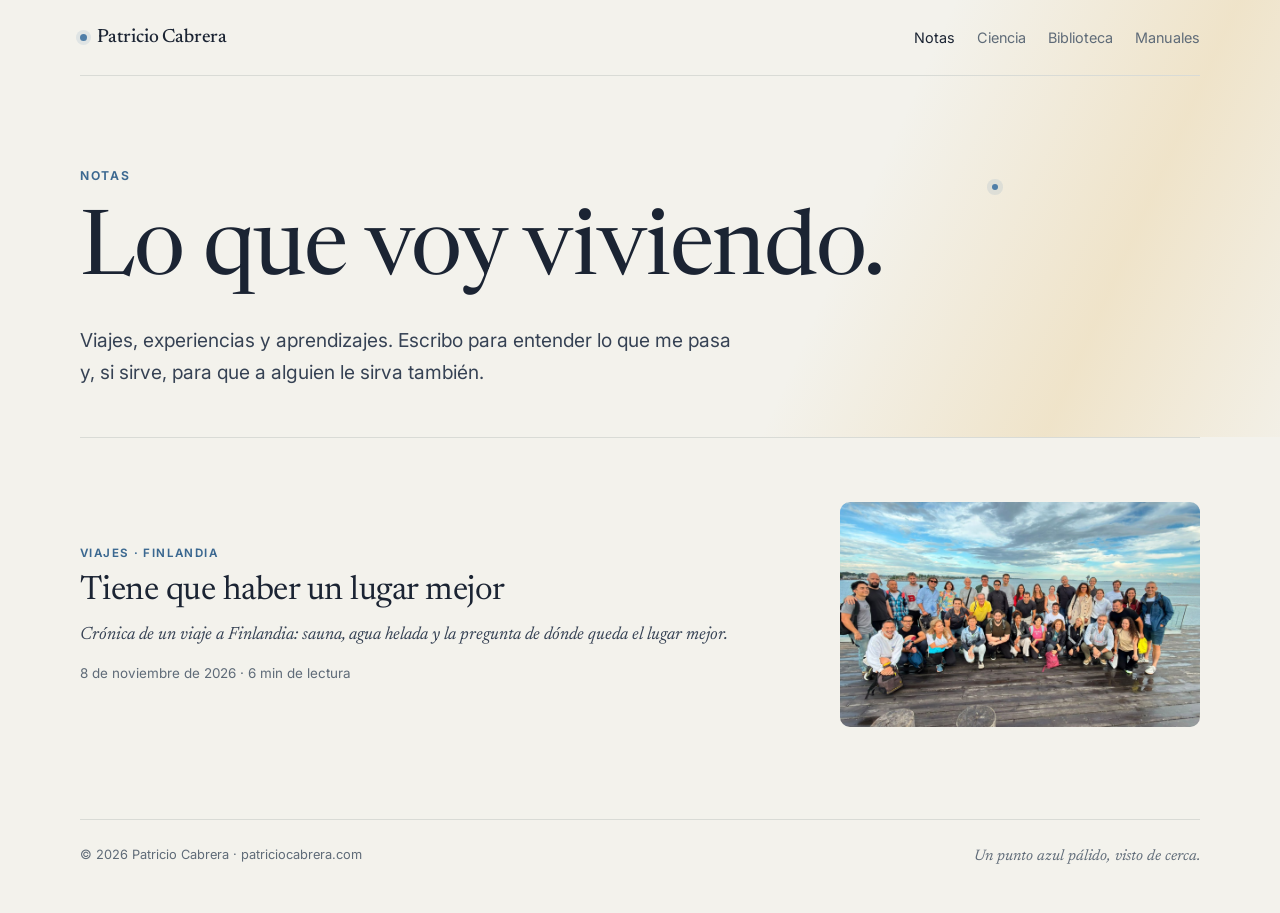
<file: notas/index.html>
<!doctype html>
<html lang="es">
<head>
  <meta charset="utf-8">
  <meta name="viewport" content="width=device-width, initial-scale=1">
  <meta name="description" content="Notas de Patricio Cabrera: viajes, experiencias y aprendizajes.">
  <meta name="theme-color" content="#f3f2ec">
  <meta property="og:type" content="website">
  <meta property="og:locale" content="es_AR">
  <meta property="og:url" content="https://patriciocabrera.com/notas/">
  <meta property="og:title" content="Notas — Patricio Cabrera">
  <meta property="og:description" content="Viajes, experiencias y aprendizajes.">
  <meta property="og:image" content="https://patriciocabrera.com/notas/tiene-que-haber-un-lugar-mejor/grupo.jpg">
  <meta name="twitter:card" content="summary_large_image">
  <link rel="canonical" href="https://patriciocabrera.com/notas/">
  <link rel="icon" href="/favicon.svg" type="image/svg+xml">
  <link rel="preconnect" href="https://fonts.googleapis.com">
  <link rel="preconnect" href="https://fonts.gstatic.com" crossorigin>
  <link rel="stylesheet" href="https://fonts.googleapis.com/css2?family=Inter:wght@400;500;600;700&family=Newsreader:ital,opsz,wght@0,6..72,400;0,6..72,500;1,6..72,400&display=swap">
  <link rel="stylesheet" href="/assets/site.css">
  <title>Notas — Patricio Cabrera</title>
  <style>
    .hero { padding: clamp(60px, 10vh, 112px) 0 48px; }
    .hero .pale-dot { top: 30%; right: 18%; }

    .posts { margin: 0; padding: 0; list-style: none; }

    .post {
      display: grid;
      grid-template-columns: minmax(0, 1fr) minmax(220px, 360px);
      gap: 32px;
      align-items: center;
      padding: 28px 0;
      border-top: 1px solid var(--line);
    }

    .post:first-child { border-top: 0; padding-top: 0; }
    .post a { text-decoration: none; }
    .post h3 { font-size: clamp(1.6rem, 3vw, 2.1rem); line-height: 1.12; font-weight: 400; }
    .post a:hover h3, .post a:focus-visible h3 { color: var(--blue-ink); }
    .post .dek { margin: 10px 0 0; color: var(--ink-2); font-family: var(--serif); font-size: 1.12rem; font-style: italic; }
    .post .meta { margin: 12px 0 0; color: var(--muted); font-size: 0.84rem; }
    .post img { display: block; width: 100%; height: auto; border-radius: 10px; aspect-ratio: 16 / 10; object-fit: cover; }

    @media (max-width: 760px) {
      .post { grid-template-columns: 1fr; gap: 18px; }
      .post .thumb { order: -1; }
    }
  </style>
</head>
<body>
  <div class="beam">
    <div class="shell">
      <header class="site-header">
        <a class="wordmark" href="/">Patricio Cabrera</a>
        <nav class="site-nav" aria-label="Navegación principal">
          <a href="/notas/" aria-current="page">Notas</a>
          <a href="/ciencia/">Ciencia</a>
          <a href="/biblioteca/">Biblioteca</a>
          <a class="optional" href="/#manuales">Manuales</a>
        </nav>
      </header>

      <div class="hero">
        <span class="pale-dot" aria-hidden="true"></span>
        <p class="eyebrow">Notas</p>
        <h1>Lo que voy viviendo.</h1>
        <p class="lead">Viajes, experiencias y aprendizajes. Escribo para entender lo que me pasa y, si sirve, para que a alguien le sirva también.</p>
      </div>
    </div>
  </div>

  <div class="shell">
    <section class="section" aria-label="Todas las notas">
      <ul class="posts">
        <li class="post">
          <a href="/notas/tiene-que-haber-un-lugar-mejor/">
            <p class="label">Viajes · Finlandia</p>
            <h3>Tiene que haber un lugar mejor</h3>
            <p class="dek">Crónica de un viaje a Finlandia: sauna, agua helada y la pregunta de dónde queda el lugar mejor.</p>
            <p class="meta">8 de noviembre de 2026 · 6 min de lectura</p>
          </a>
          <a class="thumb" href="/notas/tiene-que-haber-un-lugar-mejor/" tabindex="-1" aria-hidden="true">
            <img src="/notas/tiene-que-haber-un-lugar-mejor/grupo.jpg" width="1800" height="1013" alt="">
          </a>
        </li>
      </ul>
    </section>

    <footer class="site-footer">
      <span>&copy; 2026 Patricio Cabrera · <a href="/">patriciocabrera.com</a></span>
      <span><em>Un punto azul pálido, visto de cerca.</em></span>
    </footer>
  </div>
</body>
</html>
</file>
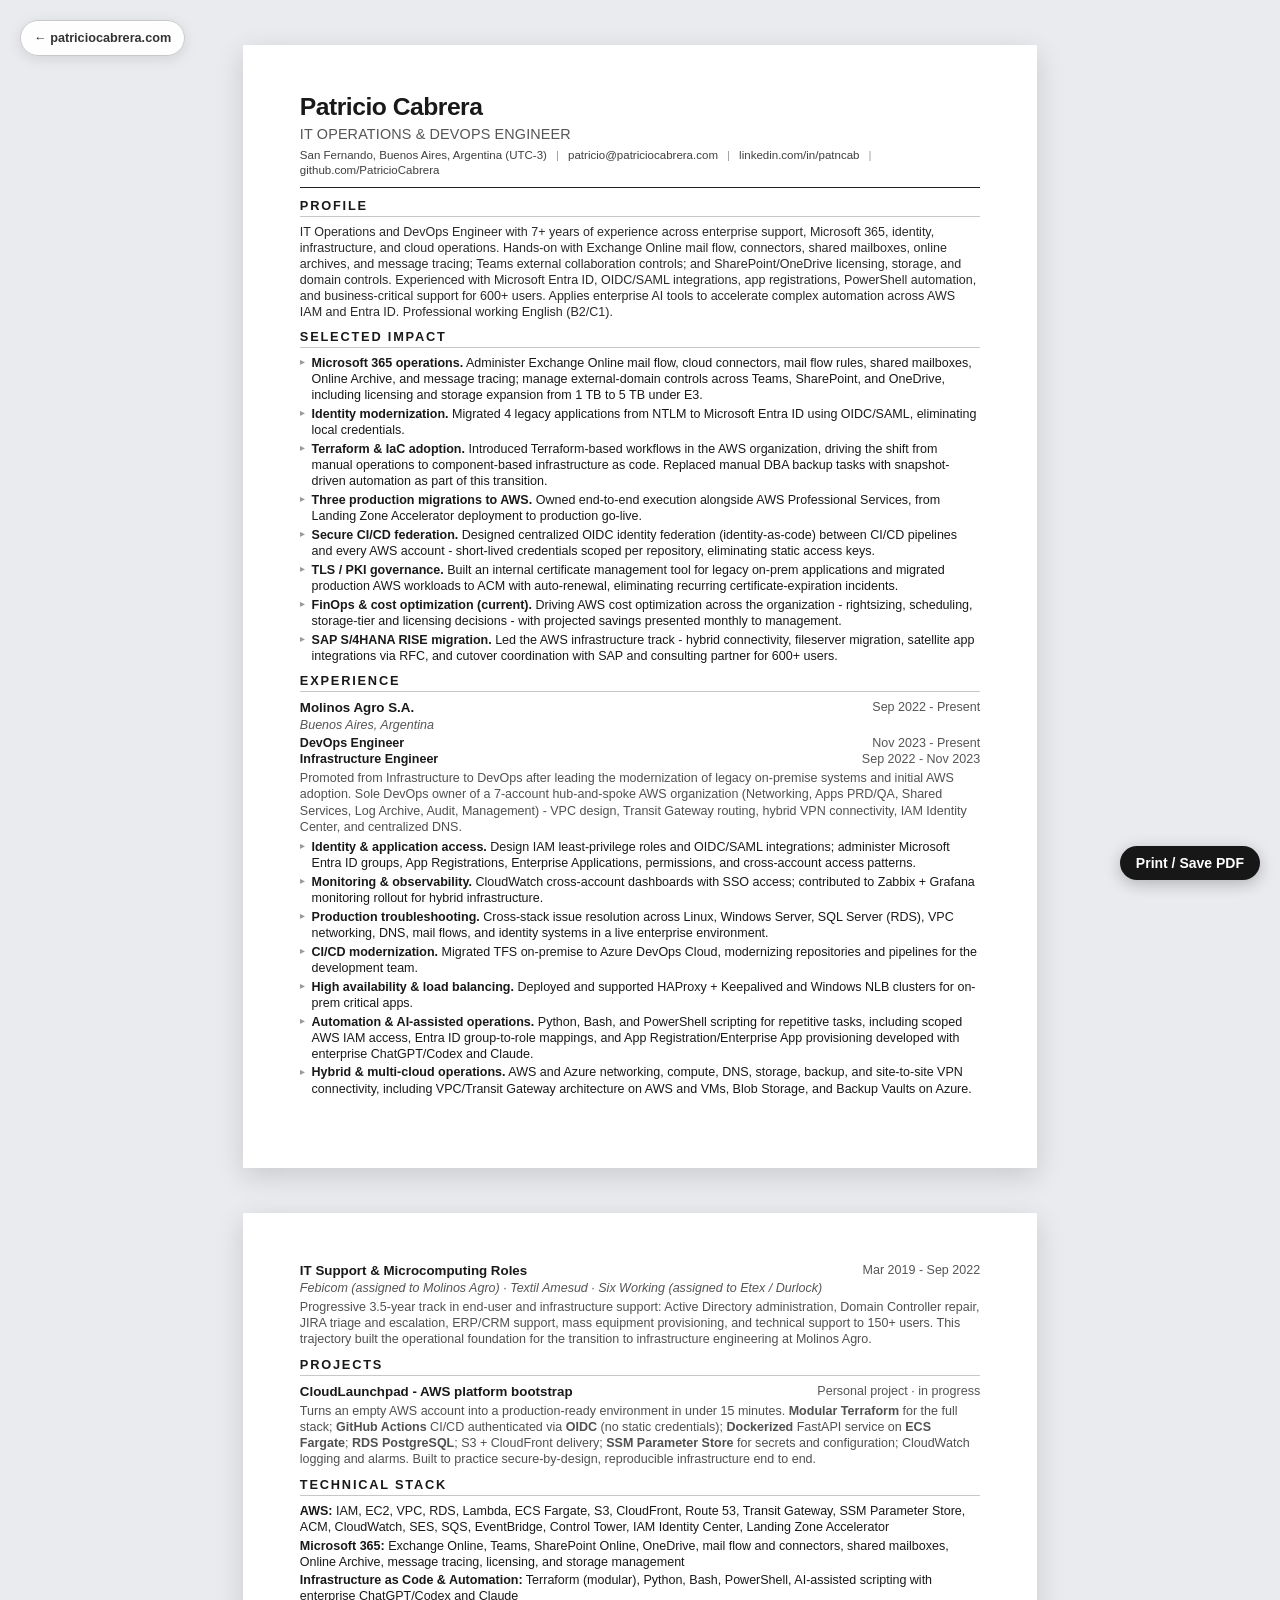
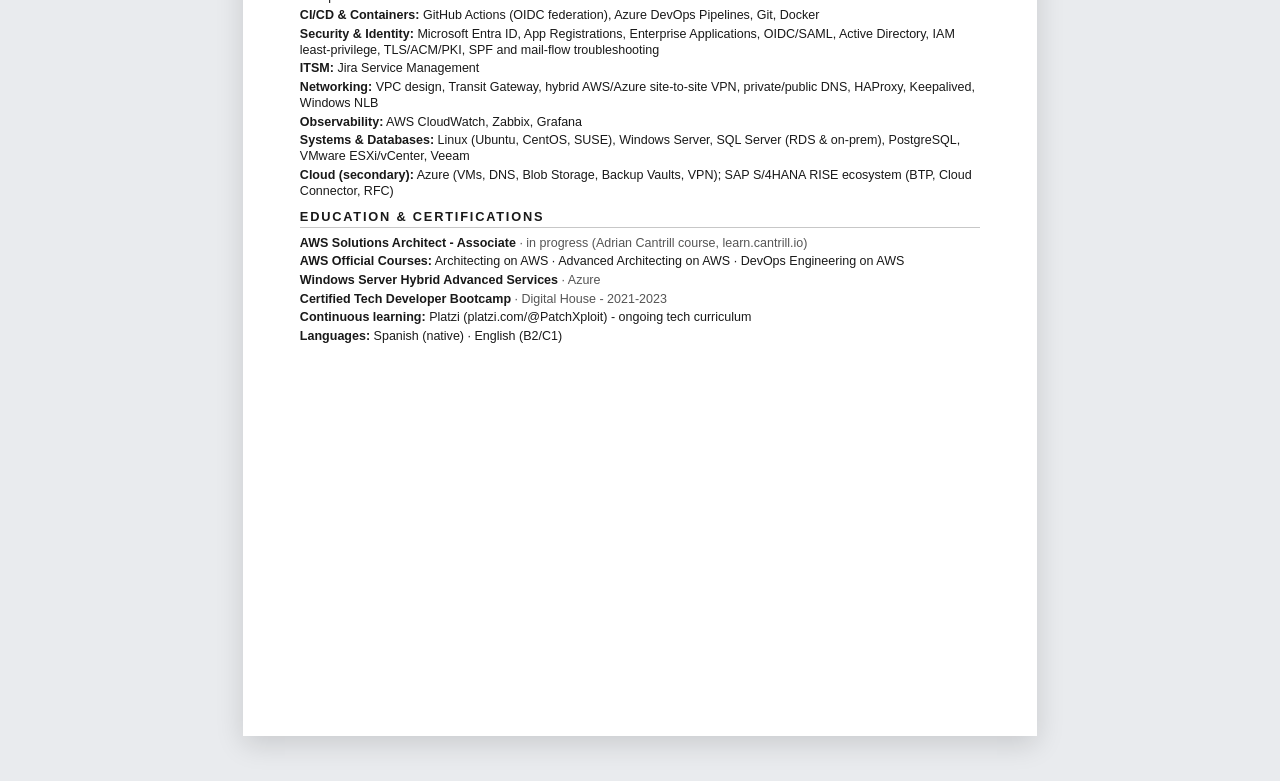
<file: operations/index.html>
<!doctype html>
<html lang="en">
<head>
  <meta charset="utf-8">
  <meta name="viewport" content="width=device-width, initial-scale=1">
  <meta name="description" content="Patricio Cabrera - IT Operations and DevOps Engineer resume">
  <meta name="robots" content="noindex, nofollow">
  <meta property="og:type" content="profile">
  <meta property="og:locale" content="en_US">
  <meta property="og:url" content="https://patriciocabrera.com/operations/">
  <meta property="og:title" content="Patricio Cabrera — IT Operations &amp; DevOps Engineer">
  <meta property="og:description" content="Enterprise operations, AWS, Microsoft 365, identity and hybrid infrastructure experience.">
  <meta property="og:image" content="https://patriciocabrera.com/assets/og-card.jpg">
  <meta property="og:image:width" content="1200">
  <meta property="og:image:height" content="630">
  <meta property="og:image:alt" content="Patricio Cabrera — Cloud, Platform and DevOps">
  <meta name="twitter:card" content="summary_large_image">
  <meta name="twitter:title" content="Patricio Cabrera — IT Operations &amp; DevOps Engineer">
  <meta name="twitter:description" content="Enterprise operations, AWS, Microsoft 365, identity and hybrid infrastructure experience.">
  <meta name="twitter:image" content="https://patriciocabrera.com/assets/og-card.jpg">
  <link rel="canonical" href="https://patriciocabrera.com/operations/">
  <link rel="icon" href="/favicon.svg" type="image/svg+xml">
  <title>Patricio Cabrera - IT Operations &amp; DevOps Engineer</title>
  <style>
    :root {
      color-scheme: light;
      --ink: #191919;
      --muted: #555;
      --rule: #c7c7c7;
      --paper: #fff;
      --canvas: #e9ebee;
      --accent: #222;
    }

    * { box-sizing: border-box; }

    html { font-size: 16px; }

    body {
      margin: 0;
      background: var(--canvas);
      color: var(--ink);
      font-family: Arial, Helvetica, sans-serif;
      font-size: 9.4pt;
      line-height: 1.28;
      -webkit-font-smoothing: antialiased;
      text-rendering: optimizeLegibility;
    }

    a {
      color: inherit;
      text-decoration: none;
    }

    a:hover,
    a:focus-visible {
      text-decoration: underline;
      text-underline-offset: 2px;
    }

    .resume {
      display: grid;
      gap: 12mm;
      justify-content: center;
      padding: 12mm 0;
    }

    .page {
      width: 210mm;
      min-height: 297mm;
      padding: 13mm 15mm 14mm;
      background: var(--paper);
      box-shadow: 0 2mm 7mm rgb(0 0 0 / 14%);
    }

    header {
      padding-bottom: 2.5mm;
      border-bottom: 1.6px solid var(--accent);
    }

    h1 {
      margin: 0;
      font-size: 18.5pt;
      line-height: 1.05;
      letter-spacing: -0.02em;
    }

    .role {
      margin: 1.2mm 0 1.3mm;
      color: var(--muted);
      font-size: 10.8pt;
      letter-spacing: 0.01em;
      text-transform: uppercase;
    }

    .contact {
      display: flex;
      flex-wrap: wrap;
      gap: 0 2.4mm;
      margin: 0;
      color: #3f3f3f;
      font-size: 8.65pt;
      font-style: normal;
    }

    .contact > *:not(:last-child)::after {
      content: "|";
      margin-left: 2.4mm;
      color: #a0a0a0;
    }

    section { margin-top: 2.8mm; }

    h2 {
      margin: 0 0 1.8mm;
      padding-bottom: 0.8mm;
      border-bottom: 0.7px solid var(--rule);
      font-size: 9.6pt;
      line-height: 1.1;
      letter-spacing: 0.14em;
      text-transform: uppercase;
    }

    p { margin: 0; }

    .summary { color: #292929; }

    ul {
      margin: 0;
      padding: 0;
      list-style: none;
    }

    .bullets li {
      position: relative;
      margin: 0 0 0.75mm;
      padding-left: 3.1mm;
    }

    .bullets li::before {
      position: absolute;
      left: 0;
      top: 0.12em;
      content: "\25b8";
      color: #999;
      font-size: 7.2pt;
    }

    .entry { margin-top: 1.7mm; }

    .entry:first-of-type { margin-top: 0; }

    .entry-head,
    .role-row {
      display: flex;
      align-items: flex-start;
      justify-content: space-between;
      column-gap: 5mm;
      min-width: 0;
    }

    .entry-head > :first-child,
    .role-row > :first-child {
      flex: 1 1 auto;
      min-width: 0;
      padding-right: 2mm;
    }

    .entry-head > :last-child,
    .role-row > :last-child {
      flex: 0 0 auto;
    }

    .entry-title,
    .job-title {
      font-weight: 700;
    }

    .entry-title { font-size: 10pt; }

    .date,
    .meta {
      color: var(--muted);
      white-space: nowrap;
    }

    .location,
    .organizations {
      margin: 0.15mm 0 0.6mm;
      color: var(--muted);
      font-style: italic;
    }

    .entry-description {
      margin: 0.9mm 0 1.2mm;
      color: #515151;
    }

    .compact-lines li { margin-bottom: 0.7mm; }
    .compact-lines li:last-child { margin-bottom: 0; }

    .no-break { break-inside: avoid; page-break-inside: avoid; }

    .screen-actions {
      position: fixed;
      right: 20px;
      bottom: 20px;
      z-index: 10;
    }

    .site-back {
      position: fixed;
      top: 20px;
      left: 20px;
      z-index: 10;
      padding: 9px 13px;
      border: 1px solid #c9c9c9;
      border-radius: 999px;
      background: rgb(255 255 255 / 94%);
      color: #333;
      font-size: 9.5pt;
      font-weight: 600;
      box-shadow: 0 3px 14px rgb(0 0 0 / 10%);
      backdrop-filter: blur(8px);
    }

    .print-button {
      appearance: none;
      border: 0;
      border-radius: 999px;
      padding: 10px 16px;
      background: #171717;
      color: #fff;
      font: 600 14px/1 Arial, Helvetica, sans-serif;
      cursor: pointer;
      box-shadow: 0 4px 16px rgb(0 0 0 / 24%);
    }

    .print-button:hover { background: #333; }
    .print-button:focus-visible { outline: 3px solid #559cff; outline-offset: 2px; }

    @media screen and (max-width: 860px) {
      body { background: var(--paper); font-size: 10.8pt; }
      .resume { display: block; padding: 0; }
      .page {
        width: 100%;
        min-height: 0;
        padding: 28px clamp(20px, 5vw, 44px);
        box-shadow: none;
      }
      .page + .page { padding-top: 0; }
      .entry-head,
      .role-row {
        display: block;
      }
      .entry-head > :first-child,
      .role-row > :first-child {
        padding-right: 0;
      }
      .date,
      .meta { white-space: normal; }
      .screen-actions { right: 12px; bottom: 12px; }
      .site-back { top: 12px; left: 12px; }
    }

    @page { size: A4; margin: 0; }

    @media print {
      body {
        background: #fff;
        font-size: 9.4pt;
        print-color-adjust: exact;
        -webkit-print-color-adjust: exact;
      }
      .resume { display: block; padding: 0; }
      .page {
        width: 210mm;
        height: 297mm;
        min-height: 297mm;
        padding: 13mm 15mm 14mm;
        box-shadow: none;
        break-after: page;
        page-break-after: always;
        overflow: hidden;
      }
      .page:last-child {
        break-after: auto;
        page-break-after: auto;
      }
      .screen-actions,
      .site-back { display: none !important; }
    }
  </style>
</head>
<body>
  <a class="site-back" href="/" aria-label="Return to Patricio Cabrera home">&larr; patriciocabrera.com</a>
  <main class="resume" aria-label="Resume of Patricio Cabrera">
    <article class="page" aria-label="Resume page 1">
      <header>
        <h1>Patricio Cabrera</h1>
        <p class="role">IT Operations &amp; DevOps Engineer</p>
        <address class="contact">
          <span>San Fernando, Buenos Aires, Argentina (UTC-3)</span>
          <a href="mailto:patricio@patriciocabrera.com">patricio@patriciocabrera.com</a>
          <a href="https://www.linkedin.com/in/patncab" target="_blank" rel="noreferrer">linkedin.com/in/patncab</a>
          <a href="https://github.com/PatricioCabrera" target="_blank" rel="noreferrer">github.com/PatricioCabrera</a>
        </address>
      </header>

      <section aria-labelledby="profile-title">
        <h2 id="profile-title">Profile</h2>
        <p class="summary">IT Operations and DevOps Engineer with 7+ years of experience across enterprise support, Microsoft 365, identity, infrastructure, and cloud operations. Hands-on with Exchange Online mail flow, connectors, shared mailboxes, online archives, and message tracing; Teams external collaboration controls; and SharePoint/OneDrive licensing, storage, and domain controls. Experienced with Microsoft Entra ID, OIDC/SAML integrations, app registrations, PowerShell automation, and business-critical support for 600+ users. Applies enterprise AI tools to accelerate complex automation across AWS IAM and Entra ID. Professional working English (B2/C1).</p>
      </section>

      <section aria-labelledby="impact-title">
        <h2 id="impact-title">Selected Impact</h2>
        <ul class="bullets">
          <li><strong>Microsoft 365 operations.</strong> Administer Exchange Online mail flow, cloud connectors, mail flow rules, shared mailboxes, Online Archive, and message tracing; manage external-domain controls across Teams, SharePoint, and OneDrive, including licensing and storage expansion from 1 TB to 5 TB under E3.</li>
          <li><strong>Identity modernization.</strong> Migrated 4 legacy applications from NTLM to Microsoft Entra ID using OIDC/SAML, eliminating local credentials.</li>
          <li><strong>Terraform &amp; IaC adoption.</strong> Introduced Terraform-based workflows in the AWS organization, driving the shift from manual operations to component-based infrastructure as code. Replaced manual DBA backup tasks with snapshot-driven automation as part of this transition.</li>
          <li><strong>Three production migrations to AWS.</strong> Owned end-to-end execution alongside AWS Professional Services, from Landing Zone Accelerator deployment to production go-live.</li>
          <li><strong>Secure CI/CD federation.</strong> Designed centralized OIDC identity federation (identity-as-code) between CI/CD pipelines and every AWS account - short-lived credentials scoped per repository, eliminating static access keys.</li>
          <li><strong>TLS / PKI governance.</strong> Built an internal certificate management tool for legacy on-prem applications and migrated production AWS workloads to ACM with auto-renewal, eliminating recurring certificate-expiration incidents.</li>
          <li><strong>FinOps &amp; cost optimization (current).</strong> Driving AWS cost optimization across the organization - rightsizing, scheduling, storage-tier and licensing decisions - with projected savings presented monthly to management.</li>
          <li><strong>SAP S/4HANA RISE migration.</strong> Led the AWS infrastructure track - hybrid connectivity, fileserver migration, satellite app integrations via RFC, and cutover coordination with SAP and consulting partner for 600+ users.</li>
        </ul>
      </section>

      <section aria-labelledby="experience-title">
        <h2 id="experience-title">Experience</h2>
        <div class="entry">
          <div class="entry-head">
            <p class="entry-title">Molinos Agro S.A.</p>
            <p class="date"><time datetime="2022-09">Sep 2022</time> - Present</p>
          </div>
          <p class="location">Buenos Aires, Argentina</p>
          <div class="role-row">
            <p class="job-title">DevOps Engineer</p>
            <p class="date"><time datetime="2023-11">Nov 2023</time> - Present</p>
          </div>
          <div class="role-row">
            <p class="job-title">Infrastructure Engineer</p>
            <p class="date"><time datetime="2022-09">Sep 2022</time> - <time datetime="2023-11">Nov 2023</time></p>
          </div>
          <p class="entry-description">Promoted from Infrastructure to DevOps after leading the modernization of legacy on-premise systems and initial AWS adoption. Sole DevOps owner of a 7-account hub-and-spoke AWS organization (Networking, Apps PRD/QA, Shared Services, Log Archive, Audit, Management) - VPC design, Transit Gateway routing, hybrid VPN connectivity, IAM Identity Center, and centralized DNS.</p>
          <ul class="bullets">
            <li><strong>Identity &amp; application access.</strong> Design IAM least-privilege roles and OIDC/SAML integrations; administer Microsoft Entra ID groups, App Registrations, Enterprise Applications, permissions, and cross-account access patterns.</li>
            <li><strong>Monitoring &amp; observability.</strong> CloudWatch cross-account dashboards with SSO access; contributed to Zabbix + Grafana monitoring rollout for hybrid infrastructure.</li>
            <li><strong>Production troubleshooting.</strong> Cross-stack issue resolution across Linux, Windows Server, SQL Server (RDS), VPC networking, DNS, mail flows, and identity systems in a live enterprise environment.</li>
            <li><strong>CI/CD modernization.</strong> Migrated TFS on-premise to Azure DevOps Cloud, modernizing repositories and pipelines for the development team.</li>
            <li><strong>High availability &amp; load balancing.</strong> Deployed and supported HAProxy + Keepalived and Windows NLB clusters for on-prem critical apps.</li>
            <li><strong>Automation &amp; AI-assisted operations.</strong> Python, Bash, and PowerShell scripting for repetitive tasks, including scoped AWS IAM access, Entra ID group-to-role mappings, and App Registration/Enterprise App provisioning developed with enterprise ChatGPT/Codex and Claude.</li>
            <li><strong>Hybrid &amp; multi-cloud operations.</strong> AWS and Azure networking, compute, DNS, storage, backup, and site-to-site VPN connectivity, including VPC/Transit Gateway architecture on AWS and VMs, Blob Storage, and Backup Vaults on Azure.</li>
          </ul>
        </div>
      </section>
    </article>

    <article class="page" aria-label="Resume page 2">
      <section class="entry no-break" aria-labelledby="support-title">
        <div class="entry-head">
          <p class="entry-title" id="support-title">IT Support &amp; Microcomputing Roles</p>
          <p class="date"><time datetime="2019-03">Mar 2019</time> - <time datetime="2022-09">Sep 2022</time></p>
        </div>
        <p class="organizations">Febicom (assigned to Molinos Agro) · Textil Amesud · Six Working (assigned to Etex / Durlock)</p>
        <p class="entry-description">Progressive 3.5-year track in end-user and infrastructure support: Active Directory administration, Domain Controller repair, JIRA triage and escalation, ERP/CRM support, mass equipment provisioning, and technical support to 150+ users. This trajectory built the operational foundation for the transition to infrastructure engineering at Molinos Agro.</p>
      </section>

      <section aria-labelledby="projects-title">
        <h2 id="projects-title">Projects</h2>
        <div class="entry no-break">
          <div class="entry-head">
            <p class="entry-title"><a href="https://github.com/PatricioCabrera/CloudLaunchpad" target="_blank" rel="noreferrer">CloudLaunchpad - AWS platform bootstrap</a></p>
            <p class="meta">Personal project · in progress</p>
          </div>
          <p class="entry-description">Turns an empty AWS account into a production-ready environment in under 15 minutes. <strong>Modular Terraform</strong> for the full stack; <strong>GitHub Actions</strong> CI/CD authenticated via <strong>OIDC</strong> (no static credentials); <strong>Dockerized</strong> FastAPI service on <strong>ECS Fargate</strong>; <strong>RDS PostgreSQL</strong>; S3 + CloudFront delivery; <strong>SSM Parameter Store</strong> for secrets and configuration; CloudWatch logging and alarms. Built to practice secure-by-design, reproducible infrastructure end to end.</p>
        </div>
      </section>

      <section aria-labelledby="stack-title">
        <h2 id="stack-title">Technical Stack</h2>
        <ul class="compact-lines">
          <li><strong>AWS:</strong> IAM, EC2, VPC, RDS, Lambda, ECS Fargate, S3, CloudFront, Route 53, Transit Gateway, SSM Parameter Store, ACM, CloudWatch, SES, SQS, EventBridge, Control Tower, IAM Identity Center, Landing Zone Accelerator</li>
          <li><strong>Microsoft 365:</strong> Exchange Online, Teams, SharePoint Online, OneDrive, mail flow and connectors, shared mailboxes, Online Archive, message tracing, licensing, and storage management</li>
          <li><strong>Infrastructure as Code &amp; Automation:</strong> Terraform (modular), Python, Bash, PowerShell, AI-assisted scripting with enterprise ChatGPT/Codex and Claude</li>
          <li><strong>CI/CD &amp; Containers:</strong> GitHub Actions (OIDC federation), Azure DevOps Pipelines, Git, Docker</li>
          <li><strong>Security &amp; Identity:</strong> Microsoft Entra ID, App Registrations, Enterprise Applications, OIDC/SAML, Active Directory, IAM least-privilege, TLS/ACM/PKI, SPF and mail-flow troubleshooting</li>
          <li><strong>ITSM:</strong> Jira Service Management</li>
          <li><strong>Networking:</strong> VPC design, Transit Gateway, hybrid AWS/Azure site-to-site VPN, private/public DNS, HAProxy, Keepalived, Windows NLB</li>
          <li><strong>Observability:</strong> AWS CloudWatch, Zabbix, Grafana</li>
          <li><strong>Systems &amp; Databases:</strong> Linux (Ubuntu, CentOS, SUSE), Windows Server, SQL Server (RDS &amp; on-prem), PostgreSQL, VMware ESXi/vCenter, Veeam</li>
          <li><strong>Cloud (secondary):</strong> Azure (VMs, DNS, Blob Storage, Backup Vaults, VPN); SAP S/4HANA RISE ecosystem (BTP, Cloud Connector, RFC)</li>
        </ul>
      </section>

      <section class="no-break" aria-labelledby="education-title">
        <h2 id="education-title">Education &amp; Certifications</h2>
        <ul class="compact-lines">
          <li><strong>AWS Solutions Architect - Associate</strong> <span class="meta">· in progress (Adrian Cantrill course, <a href="https://learn.cantrill.io" target="_blank" rel="noreferrer">learn.cantrill.io</a>)</span></li>
          <li><strong>AWS Official Courses:</strong> Architecting on AWS · Advanced Architecting on AWS · DevOps Engineering on AWS</li>
          <li><strong>Windows Server Hybrid Advanced Services</strong> <span class="meta">· Azure</span></li>
          <li><strong>Certified Tech Developer Bootcamp</strong> <span class="meta">· Digital House - 2021-2023</span></li>
          <li><strong>Continuous learning:</strong> Platzi (<a href="https://platzi.com/@PatchXploit" target="_blank" rel="noreferrer">platzi.com/@PatchXploit</a>) - ongoing tech curriculum</li>
          <li><strong>Languages:</strong> Spanish (native) · English (B2/C1)</li>
        </ul>
      </section>
    </article>
  </main>

  <div class="screen-actions" aria-hidden="true">
    <button class="print-button" type="button" onclick="window.print()" tabindex="-1">Print / Save PDF</button>
  </div>
</body>
</html>
</file>
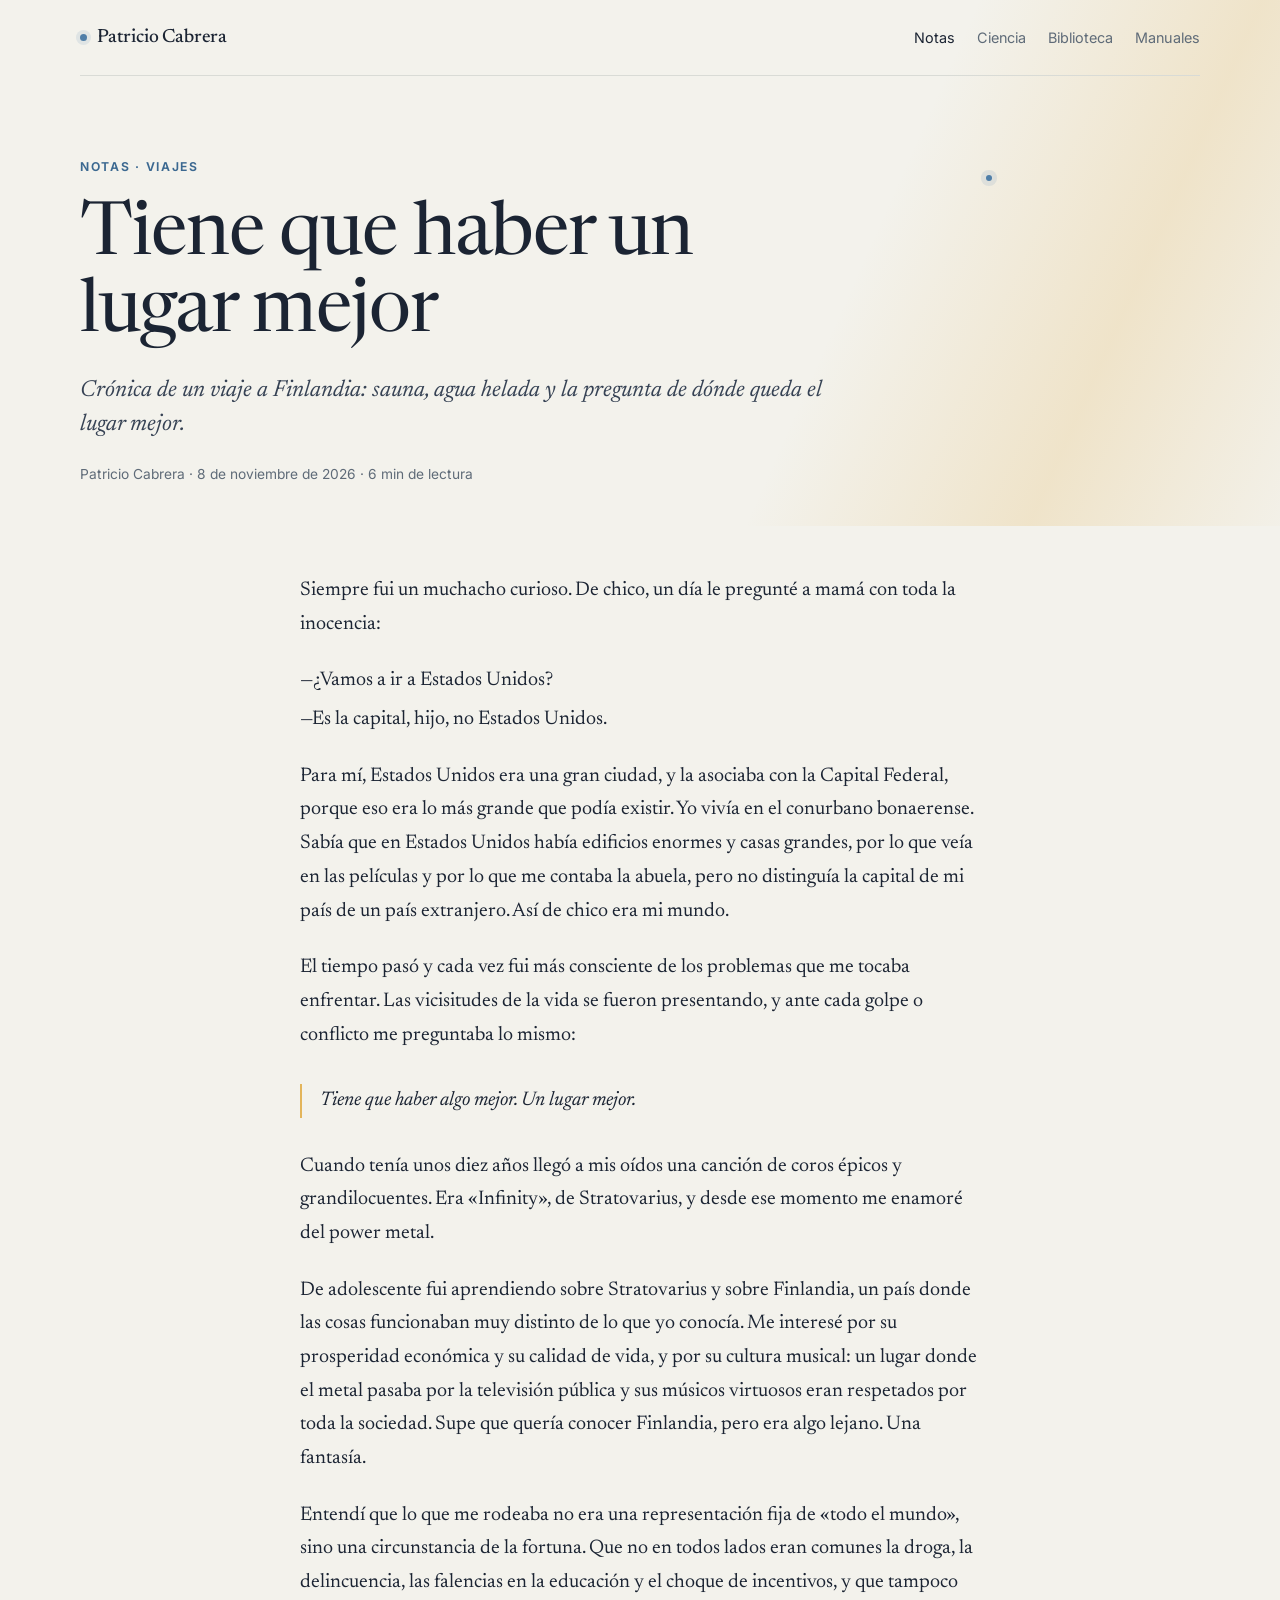
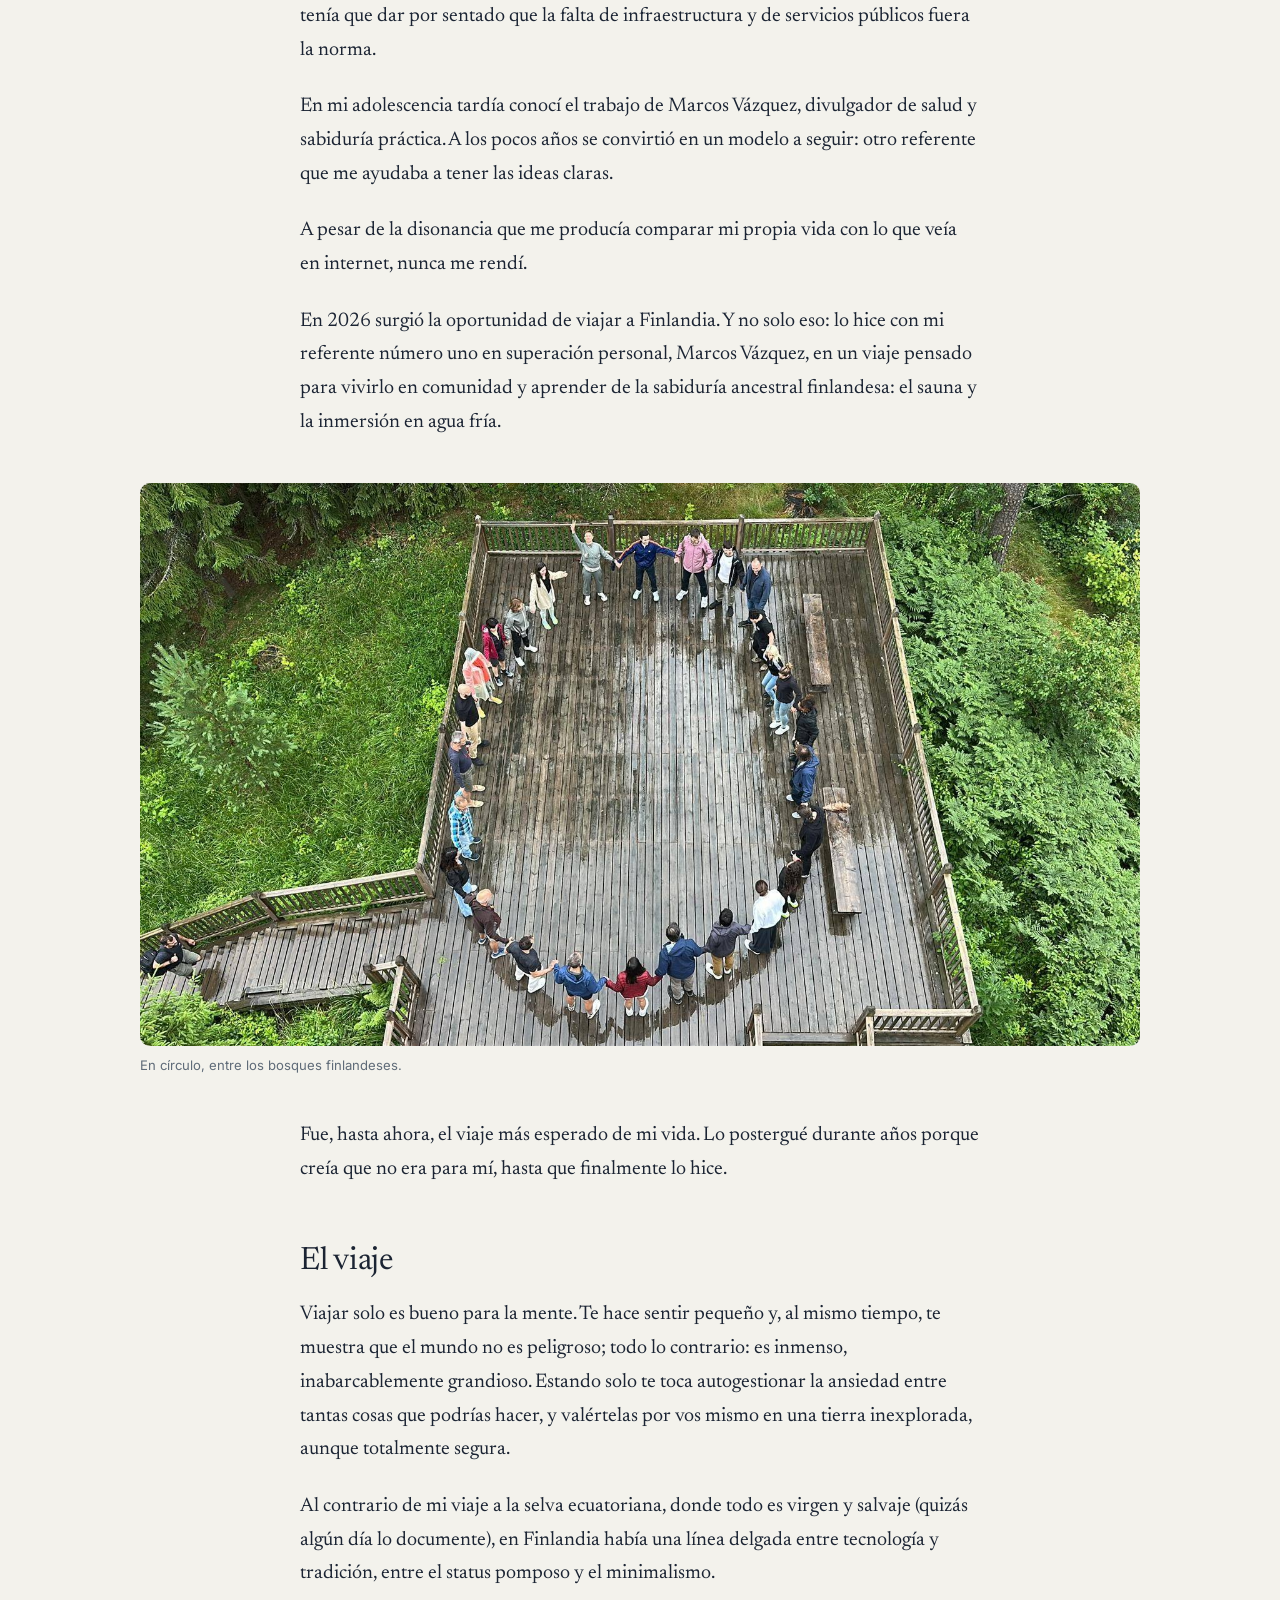
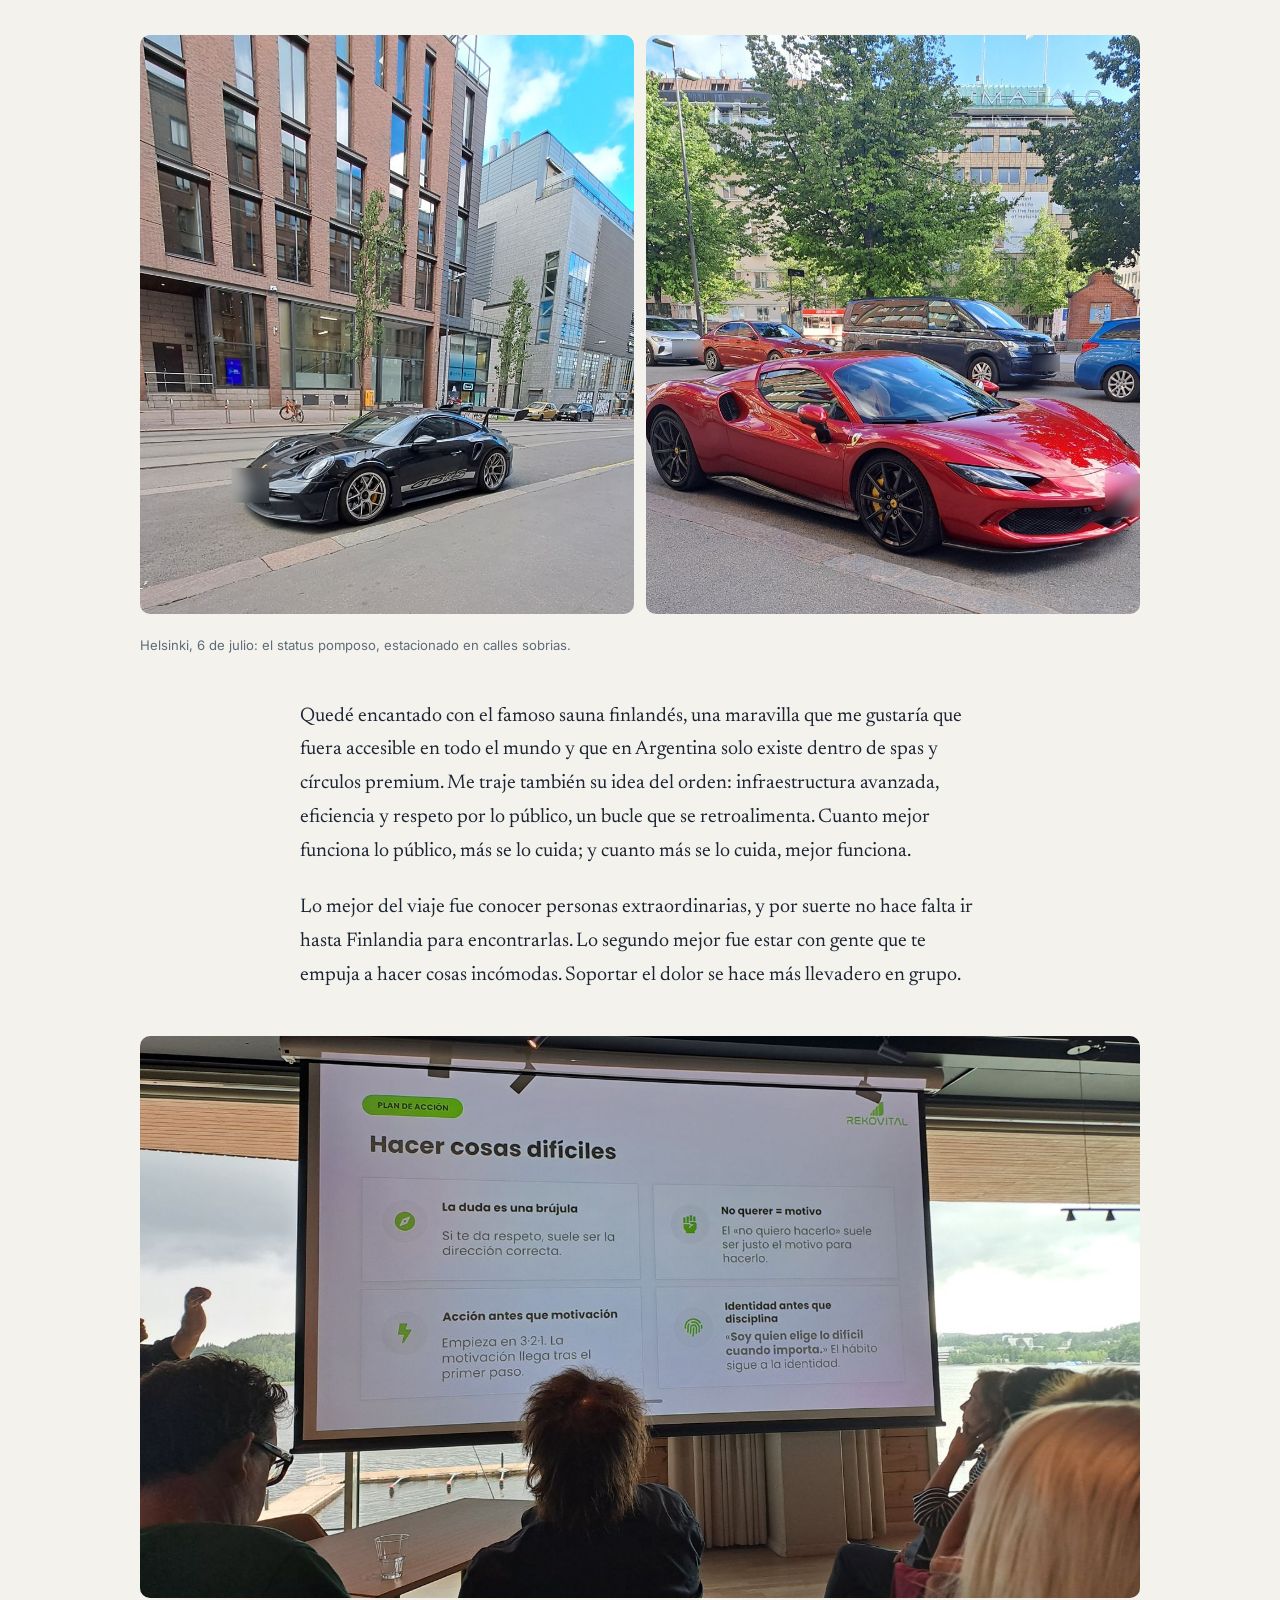
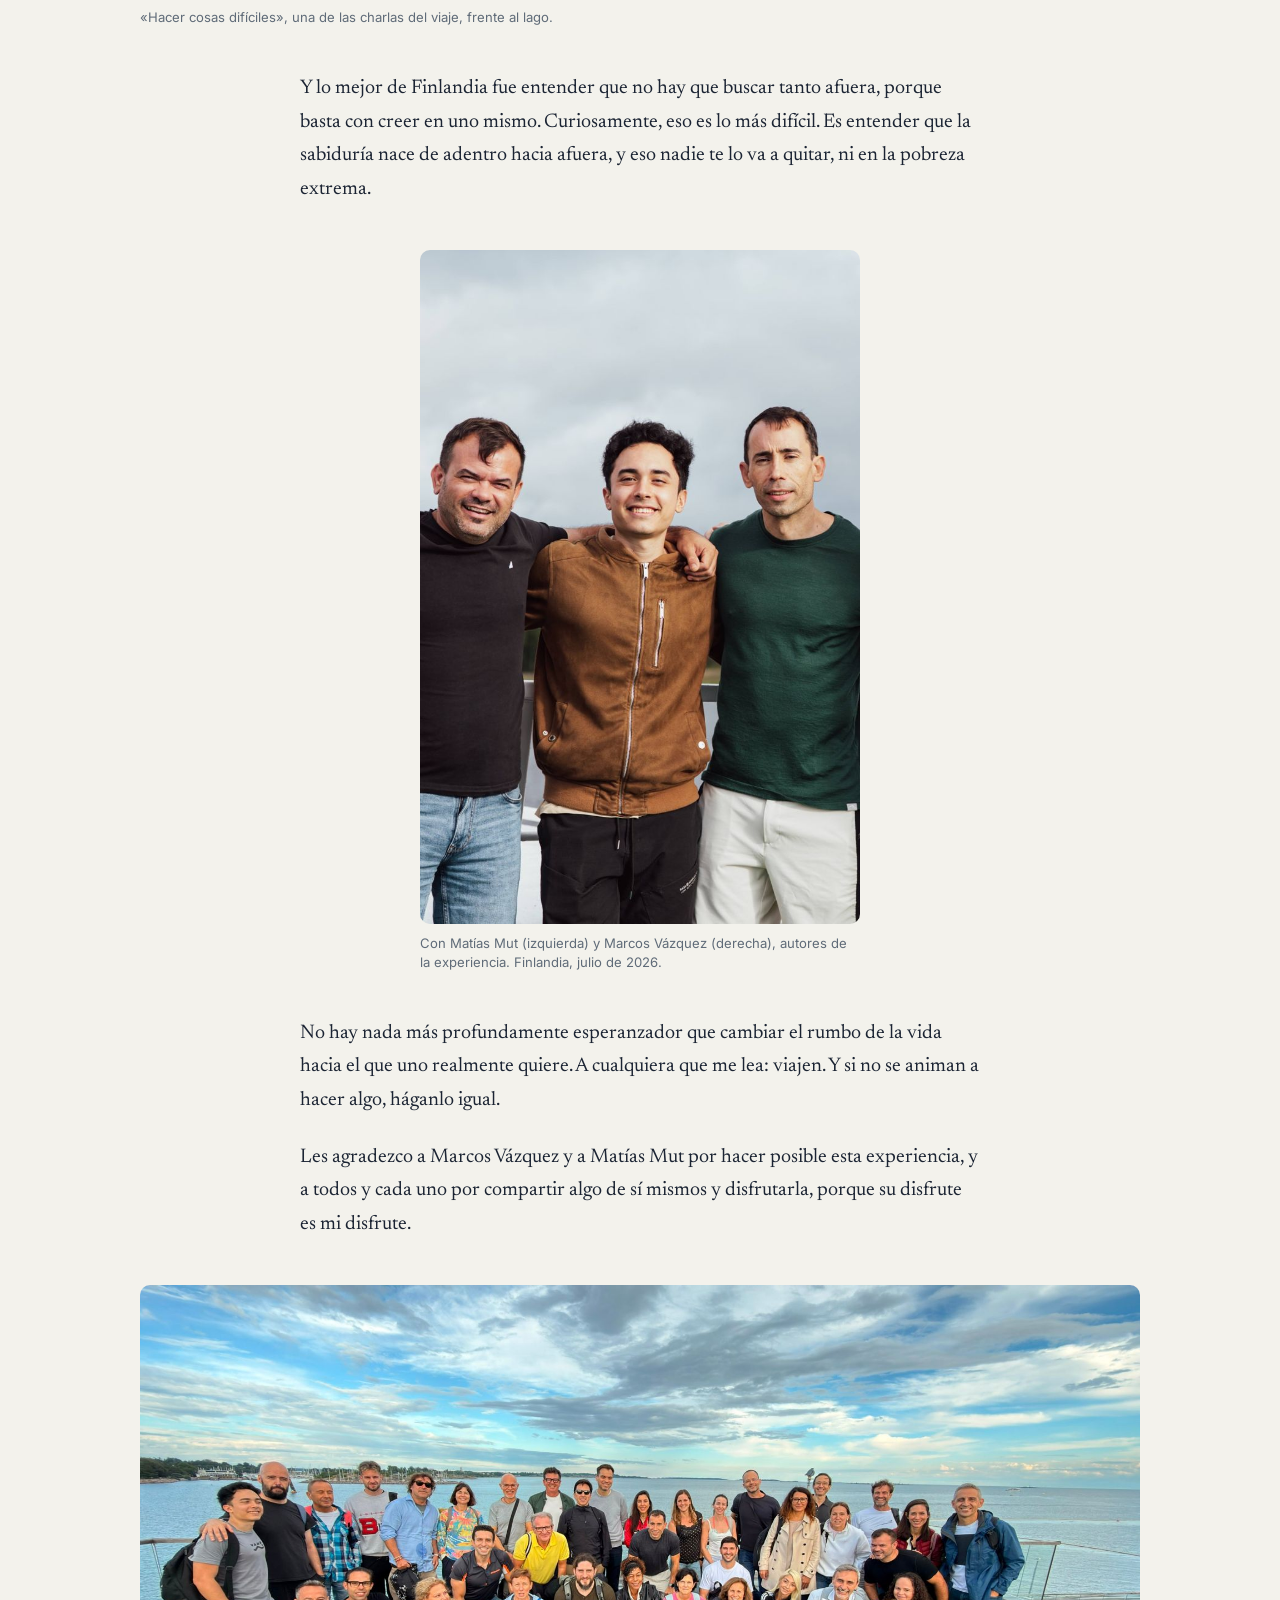
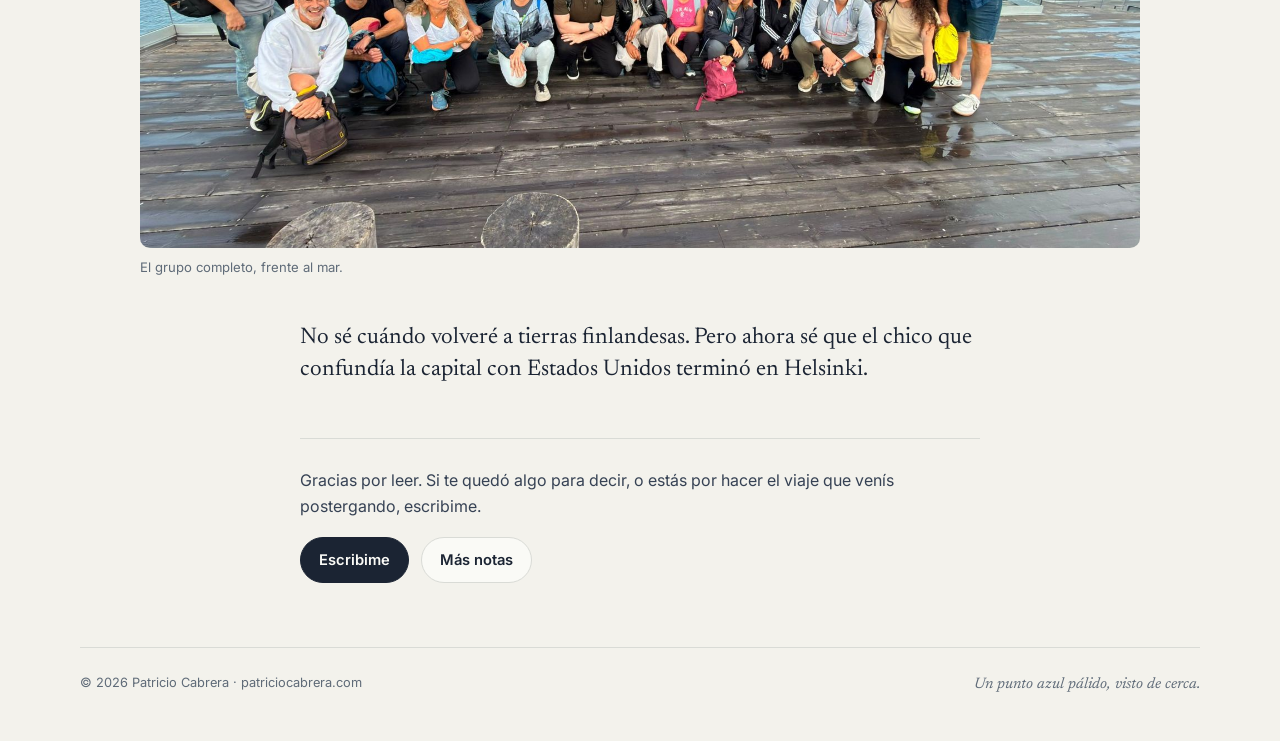
<file: notas/tiene-que-haber-un-lugar-mejor/index.html>
<!doctype html>
<html lang="es">
<head>
  <meta charset="utf-8">
  <meta name="viewport" content="width=device-width, initial-scale=1">
  <meta name="description" content="Crónica de un viaje a Finlandia: sauna, agua helada y la pregunta de dónde queda el lugar mejor.">
  <meta name="author" content="Patricio Cabrera">
  <meta name="theme-color" content="#f3f2ec">
  <meta property="og:type" content="article">
  <meta property="og:locale" content="es_AR">
  <meta property="og:url" content="https://patriciocabrera.com/notas/tiene-que-haber-un-lugar-mejor/">
  <meta property="og:title" content="Tiene que haber un lugar mejor — Patricio Cabrera">
  <meta property="og:description" content="Crónica de un viaje a Finlandia: sauna, agua helada y la pregunta de dónde queda el lugar mejor.">
  <meta property="og:image" content="https://patriciocabrera.com/notas/tiene-que-haber-un-lugar-mejor/grupo.jpg">
  <meta property="article:published_time" content="2026-11-08">
  <meta name="twitter:card" content="summary_large_image">
  <meta name="twitter:title" content="Tiene que haber un lugar mejor — Patricio Cabrera">
  <meta name="twitter:description" content="Crónica de un viaje a Finlandia: sauna, agua helada y la pregunta de dónde queda el lugar mejor.">
  <meta name="twitter:image" content="https://patriciocabrera.com/notas/tiene-que-haber-un-lugar-mejor/grupo.jpg">
  <link rel="canonical" href="https://patriciocabrera.com/notas/tiene-que-haber-un-lugar-mejor/">
  <link rel="icon" href="/favicon.svg" type="image/svg+xml">
  <link rel="preconnect" href="https://fonts.googleapis.com">
  <link rel="preconnect" href="https://fonts.gstatic.com" crossorigin>
  <link rel="stylesheet" href="https://fonts.googleapis.com/css2?family=Inter:wght@400;500;600;700&family=Newsreader:ital,opsz,wght@0,6..72,400;0,6..72,500;1,6..72,400&display=swap">
  <link rel="stylesheet" href="/assets/site.css">
  <title>Tiene que haber un lugar mejor — Patricio Cabrera</title>
  <style>
    .post-head { max-width: 760px; padding: clamp(56px, 9vh, 104px) 0 40px; }
    .post-head .pale-dot { top: 22%; right: -20%; }
    .post-head h1 { font-size: clamp(2.6rem, 6.4vw, 4.6rem); line-height: 1.04; }
    .dek { margin: 22px 0 0; color: var(--ink-2); font-family: var(--serif); font-size: clamp(1.2rem, 2.2vw, 1.45rem); font-style: italic; line-height: 1.45; }
    .meta { margin: 22px 0 0; color: var(--muted); font-size: 0.86rem; }

    .prose {
      max-width: 680px;
      margin: 0 auto;
      padding: 48px 0 24px;
      font-family: var(--serif);
      font-size: 1.24rem;
      line-height: 1.7;
    }

    .prose p { margin: 0 0 1.15em; }
    .prose .dialog { margin-bottom: 0.25em; }
    .prose .dialog + p:not(.dialog) { margin-top: 1.15em; }
    .prose blockquote { margin: 1.6em 0; padding-left: 18px; border-left: 2px solid var(--sun); font-style: italic; }
    .prose strong { font-weight: 500; }

    figure { margin: 2.2em 0; }
    figure img { display: block; width: 100%; height: auto; border-radius: 10px; background: var(--line); }
    figcaption { margin-top: 10px; color: var(--muted); font-family: var(--sans); font-size: 0.82rem; line-height: 1.5; }
    figure.wide { width: min(1000px, calc(100vw - 40px)); margin-left: 50%; transform: translateX(-50%); }
    figure.portrait { max-width: 440px; margin-left: auto; margin-right: auto; }

    .prose h2 { margin: 1.8em 0 0.6em; font-size: 2rem; }
    figure.pair { display: grid; grid-template-columns: 1fr 1fr; gap: 12px; }
    figure.pair figcaption { grid-column: 1 / -1; }
    figure.pair img { height: 100%; object-fit: cover; }

    .closing-line { margin-top: 1.6em !important; font-size: 1.42rem; line-height: 1.45; }

    .post-foot { max-width: 680px; margin: 0 auto; padding: 28px 0 64px; border-top: 1px solid var(--line); }
    .post-foot p { margin: 0 0 18px; color: var(--ink-2); }

    @media (max-width: 760px) {
      .prose { font-size: 1.14rem; }
      figure.wide { width: calc(100vw - 32px); }
      .post-head .pale-dot { top: 18px; right: 8%; }
    }
  </style>
</head>
<body>
  <div class="beam">
    <div class="shell">
      <header class="site-header">
        <a class="wordmark" href="/">Patricio Cabrera</a>
        <nav class="site-nav" aria-label="Navegación principal">
          <a href="/notas/" aria-current="page">Notas</a>
          <a href="/ciencia/">Ciencia</a>
          <a href="/biblioteca/">Biblioteca</a>
          <a class="optional" href="/#manuales">Manuales</a>
        </nav>
      </header>

      <div class="hero post-head">
        <span class="pale-dot" aria-hidden="true"></span>
        <p class="eyebrow">Notas · Viajes</p>
        <h1>Tiene que haber un lugar mejor</h1>
        <p class="dek">Crónica de un viaje a Finlandia: sauna, agua helada y la pregunta de dónde queda el lugar mejor.</p>
        <p class="meta">Patricio Cabrera · 8 de noviembre de 2026 · 6 min de lectura</p>
      </div>
    </div>
  </div>

  <div class="shell">
    <article class="prose">
      <p>Siempre fui un muchacho curioso. De chico, un día le pregunté a mamá con toda la inocencia:</p>
      <p class="dialog">—¿Vamos a ir a Estados Unidos?</p>
      <p class="dialog">—Es la capital, hijo, no Estados Unidos.</p>

      <p>Para mí, Estados Unidos era una gran ciudad, y la asociaba con la Capital Federal, porque eso era lo más grande que podía existir. Yo vivía en el conurbano bonaerense. Sabía que en Estados Unidos había edificios enormes y casas grandes, por lo que veía en las películas y por lo que me contaba la abuela, pero no distinguía la capital de mi país de un país extranjero. Así de chico era mi mundo.</p>

      <p>El tiempo pasó y cada vez fui más consciente de los problemas que me tocaba enfrentar. Las vicisitudes de la vida se fueron presentando, y ante cada golpe o conflicto me preguntaba lo mismo:</p>

      <blockquote><p>Tiene que haber algo mejor. Un lugar mejor.</p></blockquote>

      <p>Cuando tenía unos diez años llegó a mis oídos una canción de coros épicos y grandilocuentes. Era «Infinity», de Stratovarius, y desde ese momento me enamoré del power metal.</p>

      <p>De adolescente fui aprendiendo sobre Stratovarius y sobre Finlandia, un país donde las cosas funcionaban muy distinto de lo que yo conocía. Me interesé por su prosperidad económica y su calidad de vida, y por su cultura musical: un lugar donde el metal pasaba por la televisión pública y sus músicos virtuosos eran respetados por toda la sociedad. Supe que quería conocer Finlandia, pero era algo lejano. Una fantasía.</p>

      <p>Entendí que lo que me rodeaba no era una representación fija de «todo el mundo», sino una circunstancia de la fortuna. Que no en todos lados eran comunes la droga, la delincuencia, las falencias en la educación y el choque de incentivos, y que tampoco tenía que dar por sentado que la falta de infraestructura y de servicios públicos fuera la norma.</p>

      <p>En mi adolescencia tardía conocí el trabajo de Marcos Vázquez, divulgador de salud y sabiduría práctica. A los pocos años se convirtió en un modelo a seguir: otro referente que me ayudaba a tener las ideas claras.</p>

      <p>A pesar de la disonancia que me producía comparar mi propia vida con lo que veía en internet, nunca me rendí.</p>

      <p>En 2026 surgió la oportunidad de viajar a Finlandia. Y no solo eso: lo hice con mi referente número uno en superación personal, Marcos Vázquez, en un viaje pensado para vivirlo en comunidad y aprender de la sabiduría ancestral finlandesa: el sauna y la inmersión en agua fría.</p>

      <figure class="wide">
        <img src="circulo.jpg" width="1600" height="900" loading="lazy" alt="Vista aérea de unas treinta personas tomadas de la mano en círculo sobre una plataforma de madera mojada, rodeada de bosque.">
        <figcaption>En círculo, entre los bosques finlandeses.</figcaption>
      </figure>

      <p>Fue, hasta ahora, el viaje más esperado de mi vida. Lo postergué durante años porque creía que no era para mí, hasta que finalmente lo hice.</p>

      <h2>El viaje</h2>

      <p>Viajar solo es bueno para la mente. Te hace sentir pequeño y, al mismo tiempo, te muestra que el mundo no es peligroso; todo lo contrario: es inmenso, inabarcablemente grandioso. Estando solo te toca autogestionar la ansiedad entre tantas cosas que podrías hacer, y valértelas por vos mismo en una tierra inexplorada, aunque totalmente segura.</p>

      <p>Al contrario de mi viaje a la selva ecuatoriana, donde todo es virgen y salvaje (quizás algún día lo documente), en Finlandia había una línea delgada entre tecnología y tradición, entre el status pomposo y el minimalismo.</p>

      <figure class="wide pair">
        <img src="porsche.jpg" width="900" height="1056" loading="lazy" alt="Un Porsche 911 GT3 RS negro estacionado frente a un edificio de ladrillo y vidrio en una calle de Helsinki.">
        <img src="ferrari.jpg" width="900" height="1024" loading="lazy" alt="Un Ferrari rojo estacionado en una calle arbolada del centro de Helsinki.">
        <figcaption>Helsinki, 6 de julio: el status pomposo, estacionado en calles sobrias.</figcaption>
      </figure>

      <p>Quedé encantado con el famoso sauna finlandés, una maravilla que me gustaría que fuera accesible en todo el mundo y que en Argentina solo existe dentro de spas y círculos premium. Me traje también su idea del orden: infraestructura avanzada, eficiencia y respeto por lo público, un bucle que se retroalimenta. Cuanto mejor funciona lo público, más se lo cuida; y cuanto más se lo cuida, mejor funciona.</p>

      <p>Lo mejor del viaje fue conocer personas extraordinarias, y por suerte no hace falta ir hasta Finlandia para encontrarlas. Lo segundo mejor fue estar con gente que te empuja a hacer cosas incómodas. Soportar el dolor se hace más llevadero en grupo.</p>

      <figure class="wide">
        <img src="cosas-dificiles.jpg" width="1600" height="900" loading="lazy" alt="Diapositiva titulada «Hacer cosas difíciles» proyectada en una sala con ventanales a un lago: la duda es una brújula, no querer es un motivo, acción antes que motivación, identidad antes que disciplina.">
        <figcaption>«Hacer cosas difíciles», una de las charlas del viaje, frente al lago.</figcaption>
      </figure>

      <p>Y lo mejor de Finlandia fue entender que no hay que buscar tanto afuera, porque basta con creer en uno mismo. Curiosamente, eso es lo más difícil. Es entender que la sabiduría nace de adentro hacia afuera, y eso nadie te lo va a quitar, ni en la pobreza extrema.</p>

      <figure class="portrait">
        <img src="tres.jpg" width="719" height="1100" loading="lazy" alt="Patricio, en el centro, abrazado con Matías Mut a la izquierda y Marcos Vázquez a la derecha, frente a una baranda con el cielo nublado de fondo.">
        <figcaption>Con Matías Mut (izquierda) y Marcos Vázquez (derecha), autores de la experiencia. Finlandia, julio de 2026.</figcaption>
      </figure>

      <p>No hay nada más profundamente esperanzador que cambiar el rumbo de la vida hacia el que uno realmente quiere. A cualquiera que me lea: viajen. Y si no se animan a hacer algo, háganlo igual.</p>

      <p>Les agradezco a Marcos Vázquez y a Matías Mut por hacer posible esta experiencia, y a todos y cada uno por compartir algo de sí mismos y disfrutarla, porque su disfrute es mi disfrute.</p>

      <figure class="wide">
        <img src="grupo.jpg" width="1800" height="1013" loading="lazy" alt="Unas cuarenta personas posan juntas sobre un muelle de madera frente al mar, bajo un cielo con nubes.">
        <figcaption>El grupo completo, frente al mar.</figcaption>
      </figure>

      <p class="closing-line">No sé cuándo volveré a tierras finlandesas. Pero ahora sé que el chico que confundía la capital con Estados Unidos terminó en Helsinki.</p>
    </article>

    <div class="post-foot">
      <p>Gracias por leer. Si te quedó algo para decir, o estás por hacer el viaje que venís postergando, escribime.</p>
      <div class="actions" style="margin-top: 0;">
        <a class="button primary" href="mailto:patricio@patriciocabrera.com">Escribime</a>
        <a class="button" href="/notas/">Más notas</a>
      </div>
    </div>

    <footer class="site-footer">
      <span>&copy; 2026 Patricio Cabrera · <a href="/">patriciocabrera.com</a></span>
      <span><em>Un punto azul pálido, visto de cerca.</em></span>
    </footer>
  </div>
</body>
</html>
</file>
<file: assets/site.css>
/* patriciocabrera.com — tema "Pale Blue Dot"
   Papel claro, tinta azul noche, un punto azul en un rayo de luz. */

:root {
  color-scheme: light;
  --paper: #f3f2ec;
  --paper-2: #fafaf6;
  --ink: #1b2433;
  --ink-2: #364254;
  --muted: #5f6b78;
  --line: #d9dbd6;
  --blue: #4f7ea8;
  --blue-ink: #3b6890;
  --blue-soft: rgb(79 126 168 / 12%);
  --sun: #e3b55b;
  --sun-ink: #9a6d1c;
  --sun-soft: rgb(227 181 91 / 16%);
  --serif: "Newsreader", "Iowan Old Style", Georgia, serif;
  --sans: Inter, ui-sans-serif, system-ui, -apple-system, BlinkMacSystemFont, "Segoe UI", sans-serif;
}

* { box-sizing: border-box; }
html { scroll-behavior: smooth; }

body {
  margin: 0;
  background: var(--paper);
  color: var(--ink);
  font-family: var(--sans);
  font-size: 1rem;
  line-height: 1.65;
  -webkit-font-smoothing: antialiased;
}

a { color: inherit; }
::selection { background: var(--sun-soft); }

.shell { position: relative; width: min(1120px, calc(100% - 40px)); margin: 0 auto; }

/* Header */
.site-header {
  position: relative;
  z-index: 2;
  display: flex;
  align-items: center;
  justify-content: space-between;
  min-height: 76px;
  border-bottom: 1px solid var(--line);
}

.wordmark {
  display: inline-flex;
  align-items: center;
  gap: 10px;
  font-family: var(--serif);
  font-size: 1.2rem;
  font-weight: 500;
  letter-spacing: -0.01em;
  text-decoration: none;
}

.wordmark::before {
  width: 7px;
  height: 7px;
  border-radius: 50%;
  background: var(--blue);
  box-shadow: 0 0 0 4px var(--blue-soft);
  content: "";
}

.site-nav { display: flex; gap: 22px; }
.site-nav a { color: var(--muted); font-size: 0.9rem; text-decoration: none; }
.site-nav a:hover, .site-nav a:focus-visible, .site-nav a[aria-current="page"] { color: var(--ink); }

/* El rayo de luz y el punto azul */
.beam { position: relative; overflow: hidden; }

.beam::before {
  position: absolute;
  top: -60%;
  right: -8%;
  z-index: 0;
  width: min(520px, 60vw);
  height: 240%;
  background: linear-gradient(90deg, transparent, rgb(227 181 91 / 14%) 30%, rgb(227 181 91 / 24%) 50%, rgb(227 181 91 / 14%) 70%, transparent);
  transform: rotate(24deg);
  content: "";
  pointer-events: none;
}

.beam > * { position: relative; z-index: 1; }
.hero { position: relative; }

.pale-dot {
  position: absolute;
  z-index: 1;
  width: 6px;
  height: 6px;
  border-radius: 50%;
  background: var(--blue);
  box-shadow: 0 0 0 5px var(--blue-soft);
}

/* Texto */
.eyebrow {
  margin: 0 0 22px;
  color: var(--blue-ink);
  font-size: 0.76rem;
  font-weight: 650;
  letter-spacing: 0.14em;
  text-transform: uppercase;
}

h1, h2, h3 { font-family: var(--serif); font-weight: 400; letter-spacing: -0.015em; }

h1 { margin: 0; font-size: clamp(2.8rem, 7vw, 5.6rem); line-height: 1.02; }

h2 { margin: 0 0 8px; font-size: clamp(1.9rem, 3.6vw, 2.6rem); line-height: 1.1; }

h3 { margin: 0; font-size: 1.32rem; line-height: 1.25; font-weight: 500; }

.lead { max-width: 660px; margin: 26px 0 0; color: var(--ink-2); font-size: clamp(1.06rem, 1.9vw, 1.2rem); }

.section-intro { max-width: 660px; margin: 0 0 30px; color: var(--muted); }

.quote { margin: 0; }
.quote p { margin: 0; }
.quote cite { display: block; margin-top: 12px; color: var(--muted); font-size: 0.9rem; font-style: normal; }
.quote cite em { font-family: var(--serif); font-size: 1.02rem; }

/* Secciones */
.section { padding: 64px 0; border-top: 1px solid var(--line); scroll-margin-top: 16px; }

.epigraph {
  max-width: 640px;
  margin: 0 0 30px;
  padding-left: 18px;
  border-left: 2px solid var(--sun);
}

.epigraph p { margin: 0; font-family: var(--serif); font-size: 1.3rem; line-height: 1.4; font-style: italic; }
.epigraph cite { display: block; margin-top: 6px; color: var(--muted); font-size: 0.86rem; font-style: normal; }

/* Botones */
.actions { display: flex; flex-wrap: wrap; gap: 12px; margin-top: 34px; }

.button {
  display: inline-flex;
  align-items: center;
  justify-content: center;
  min-height: 46px;
  padding: 0 18px;
  border: 1px solid var(--line);
  border-radius: 999px;
  background: var(--paper-2);
  color: var(--ink);
  font-size: 0.92rem;
  font-weight: 600;
  text-decoration: none;
  transition: border-color 160ms ease, background 160ms ease, transform 160ms ease;
}

.button.primary { border-color: var(--ink); background: var(--ink); color: var(--paper-2); }
.button:hover, .button:focus-visible { border-color: var(--blue); transform: translateY(-1px); }
.button.primary:hover, .button.primary:focus-visible { background: var(--blue-ink); border-color: var(--blue-ink); }

:focus-visible { outline: 2px solid var(--blue); outline-offset: 3px; }

/* Tarjetas */
.card {
  padding: 22px;
  border: 1px solid var(--line);
  border-radius: 12px;
  background: var(--paper-2);
}

.label {
  margin: 0 0 10px;
  color: var(--blue-ink);
  font-size: 0.72rem;
  font-weight: 650;
  letter-spacing: 0.12em;
  text-transform: uppercase;
}

.by { margin: 3px 0 0; color: var(--muted); font-size: 0.88rem; }

.grid { display: grid; grid-template-columns: repeat(3, minmax(0, 1fr)); gap: 16px; }
.grid.two { grid-template-columns: repeat(2, minmax(0, 1fr)); }

a.tile {
  display: flex;
  flex-direction: column;
  text-decoration: none;
  transition: border-color 160ms ease, transform 160ms ease;
}

a.tile:hover, a.tile:focus-visible { border-color: var(--blue); transform: translateY(-2px); }
.tile .desc { display: block; margin-top: 8px; color: var(--muted); font-size: 0.93rem; line-height: 1.55; }
.tile .go { margin-top: auto; padding-top: 18px; color: var(--blue-ink); font-size: 0.85rem; font-weight: 600; }

.stars { color: var(--sun-ink); font-size: 0.8rem; letter-spacing: 0.08em; }

/* Footer */
.site-footer {
  display: flex;
  justify-content: space-between;
  gap: 16px;
  padding: 24px 0 44px;
  border-top: 1px solid var(--line);
  color: var(--muted);
  font-size: 0.8rem;
}

.site-footer a { text-decoration: none; }
.site-footer a:hover { color: var(--ink); }
.site-footer em { font-family: var(--serif); font-size: 0.95rem; }

@media (max-width: 900px) {
  .grid, .grid.two { grid-template-columns: 1fr; }
}

@media (max-width: 760px) {
  .shell { width: min(100% - 32px, 1120px); }
  .site-header { min-height: 64px; }
  .wordmark { white-space: nowrap; font-size: 1.08rem; }
  .site-nav { gap: 14px; }
  .site-nav a { font-size: 0.86rem; }
  .site-nav .optional { display: none; }
  .site-footer { flex-direction: column; }
  .section { padding: 52px 0; }
}

@media (max-width: 430px) {
  .site-nav .optional-sm { display: none; }
}

@media (prefers-reduced-motion: reduce) {
  html { scroll-behavior: auto; }
  .button, a.tile { transition: none; }
}
</file>
